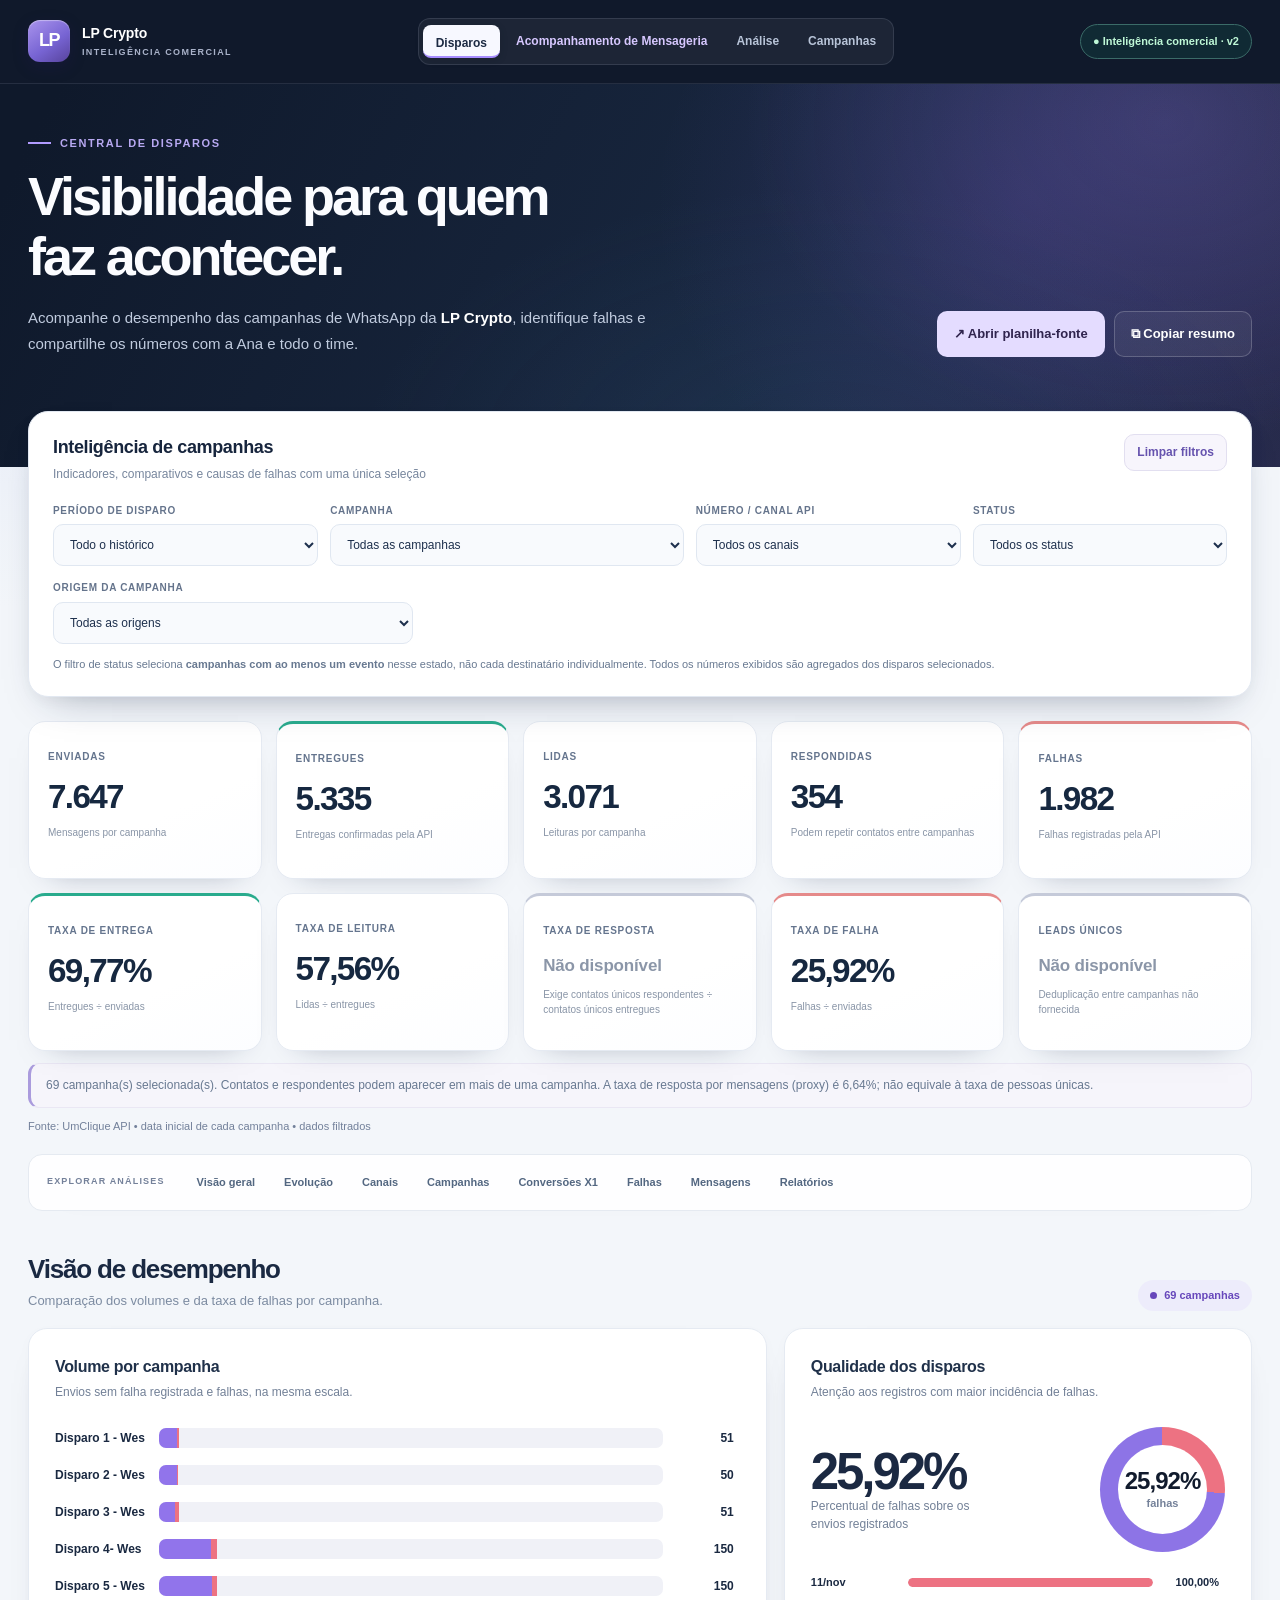
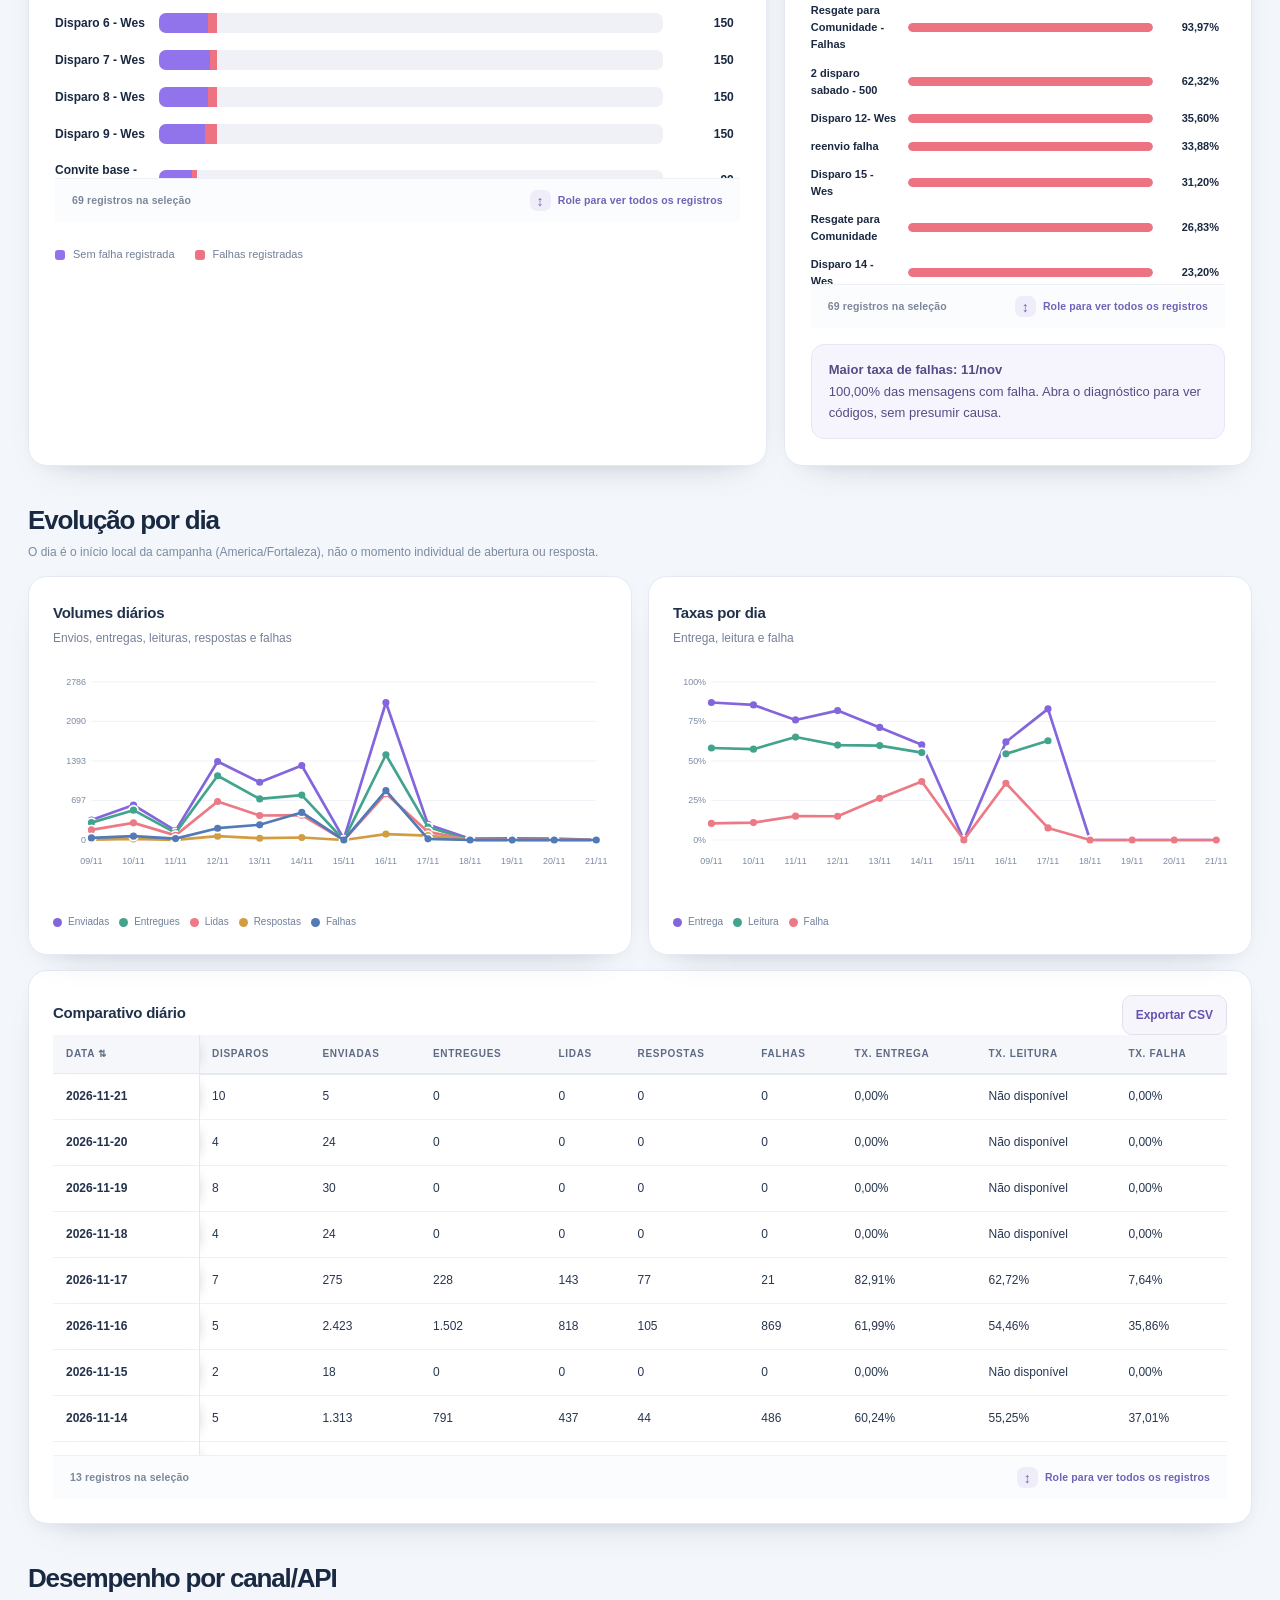
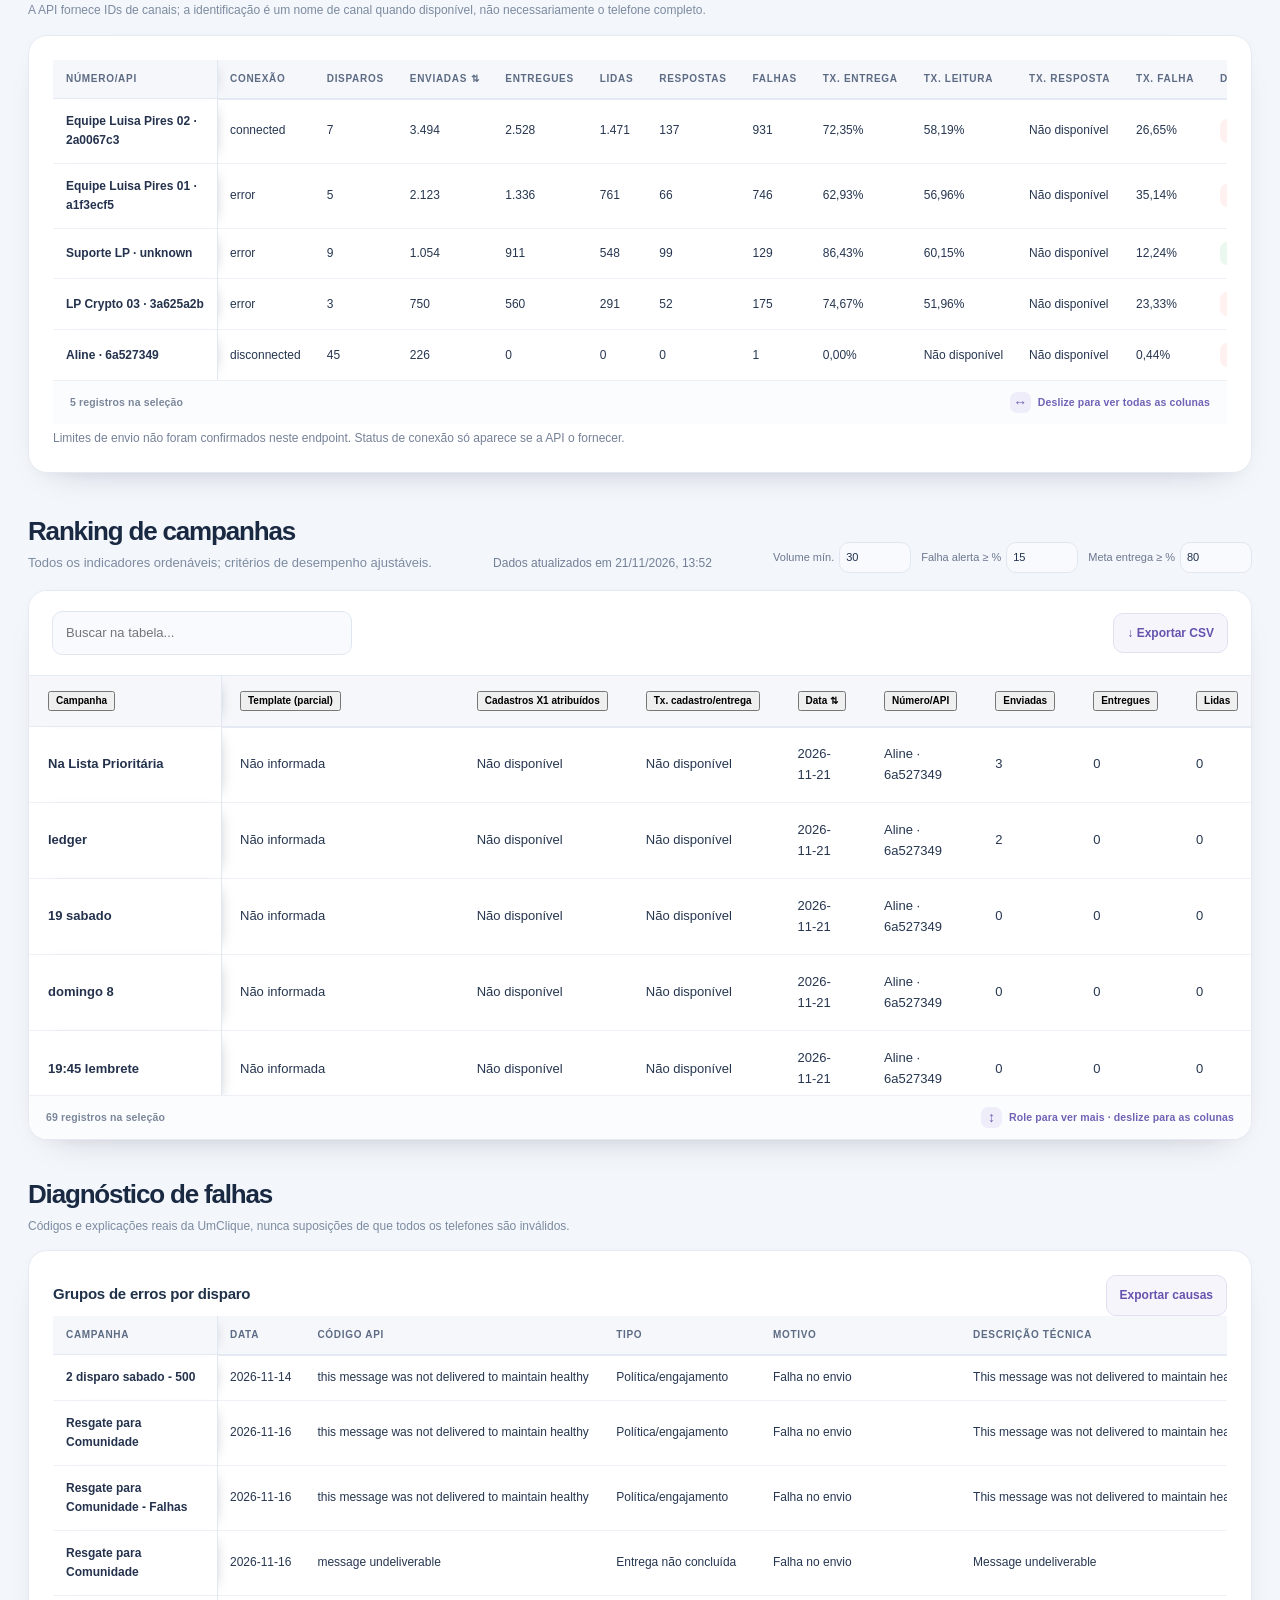
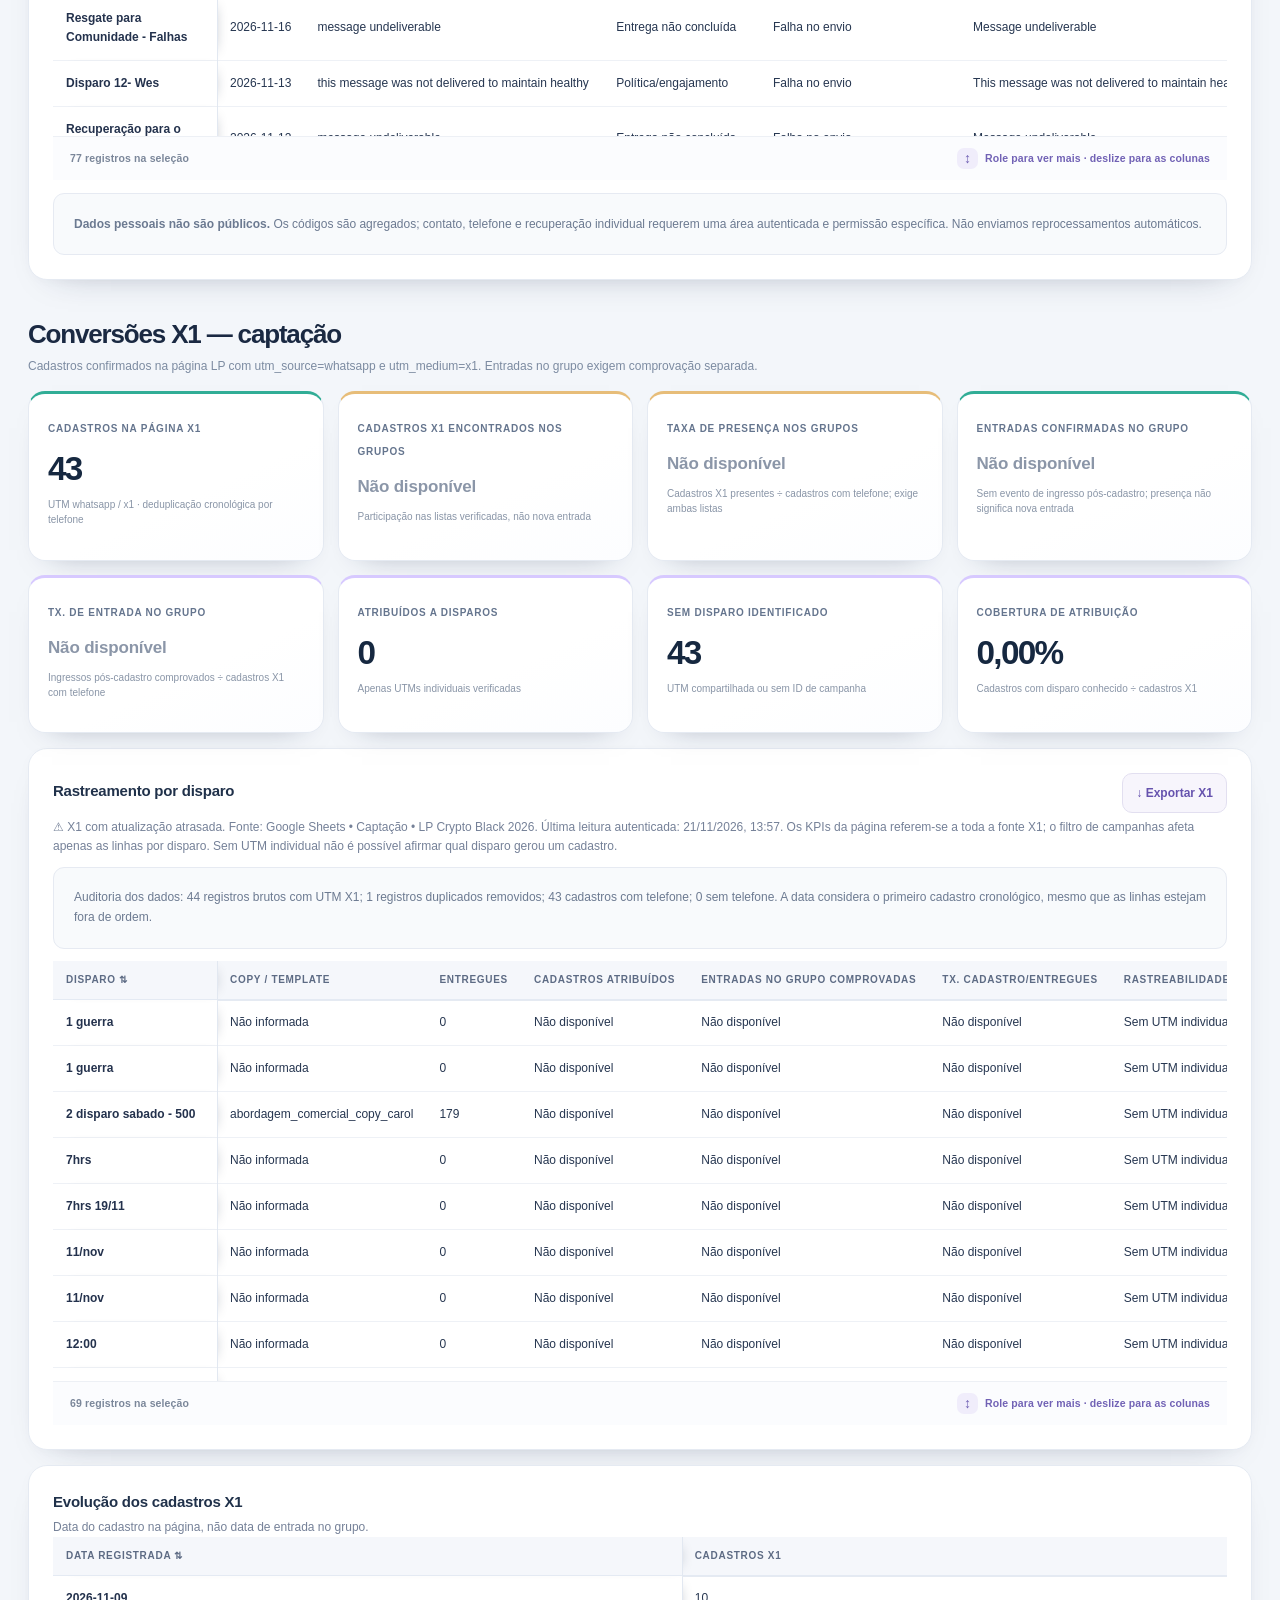
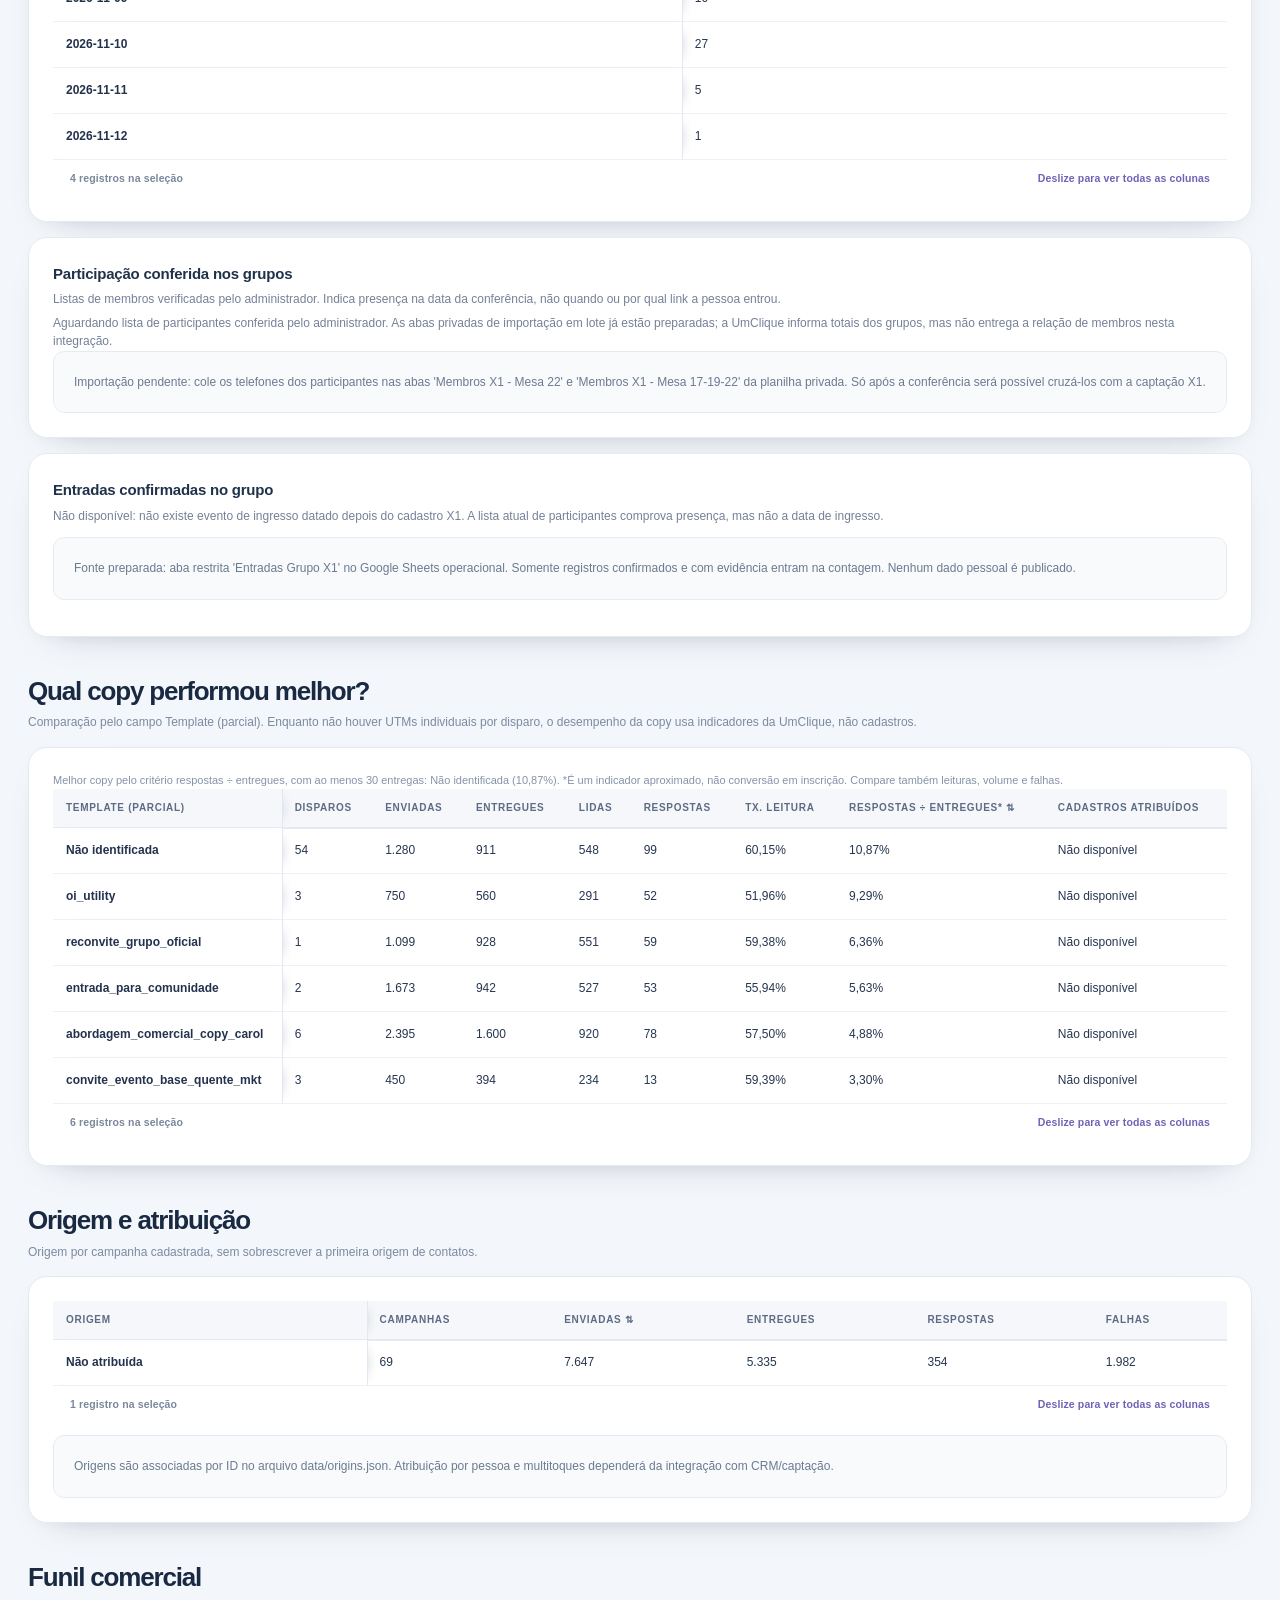
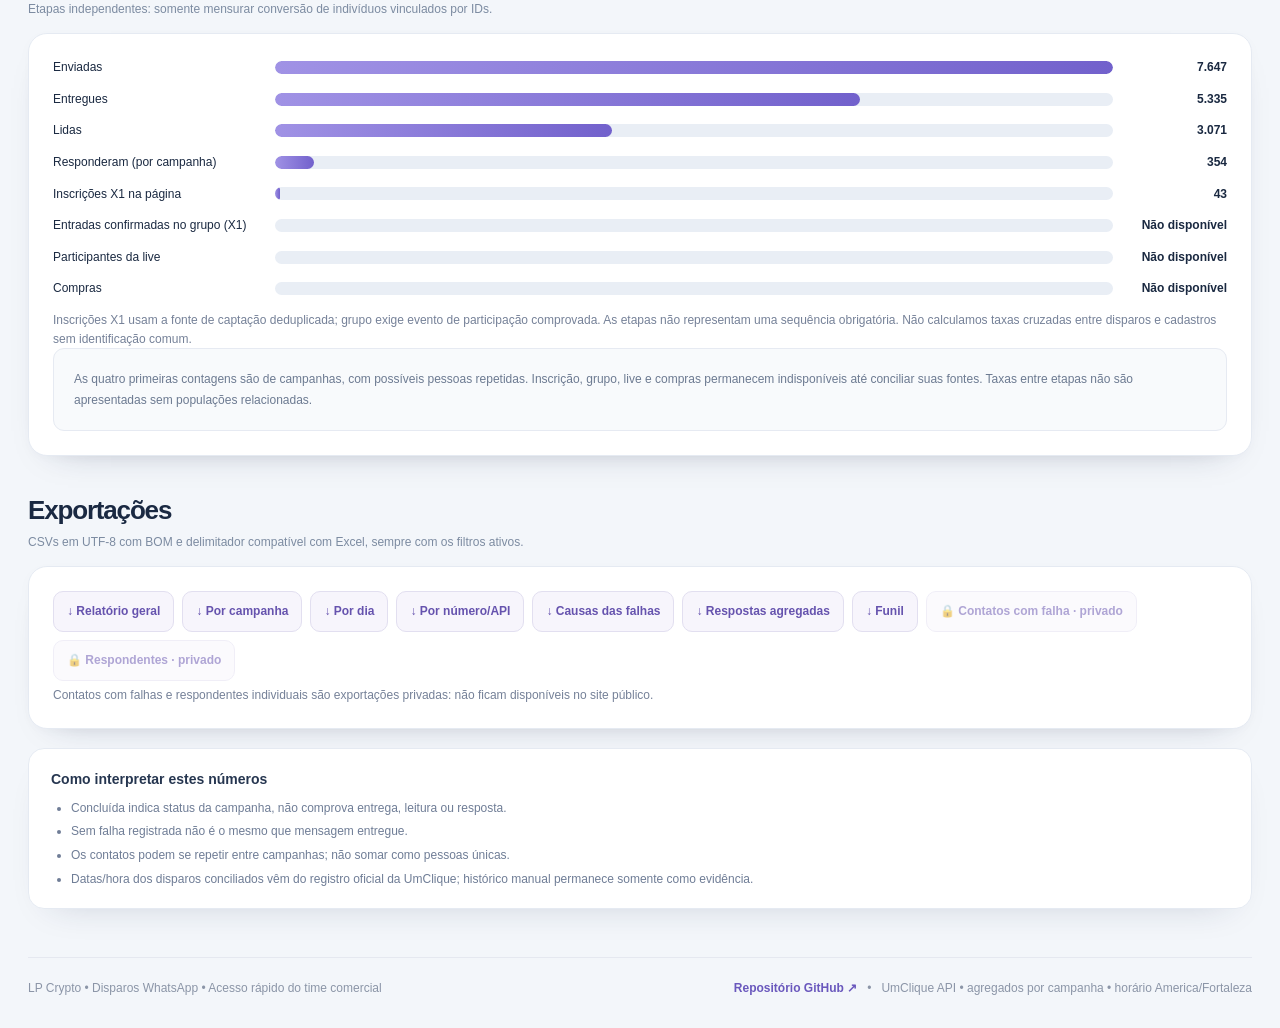
<file: index.html>
<!doctype html>
<html lang="pt-BR">
<head>
  <meta charset="utf-8">
  <meta name="viewport" content="width=device-width, initial-scale=1">
  <meta name="theme-color" content="#101a31">
  <meta name="description" content="Painel de disparos WhatsApp da LP Crypto — visão de envios, falhas e qualidade por campanha.">
  <title>Disparos WhatsApp | LP Crypto</title>
  <style>
    :root {
      --navy:#111b32;--navy2:#1a2846;--purple:#7455db;--purple2:#9a81ff;--paper:#f6f7fb;--white:#fff;
      --ink:#18223a;--muted:#707c94;--line:#e5e9f2;--green:#159769;--mint:#e3faef;--red:#e2596b;
      --redbg:#fff0f2;--shadow:0 20px 58px rgba(24,36,77,.065);
    }
    *{box-sizing:border-box}html{scroll-behavior:smooth}body{margin:0;background:var(--paper);font:15px/1.55 Inter,ui-sans-serif,-apple-system,BlinkMacSystemFont,"Segoe UI",sans-serif;color:var(--ink)}
    button,input,select{font:inherit}a{color:inherit;text-decoration:none}button{cursor:pointer}
    .topbar{background:var(--navy);color:#fff;border-bottom:1px solid rgba(255,255,255,.12)}
    .top-inner{max-width:1220px;margin:auto;padding:18px 28px;display:flex;align-items:center;justify-content:space-between;gap:20px}
    .brand{display:flex;align-items:center;gap:12px}.brandmark{display:grid;place-items:center;background:linear-gradient(135deg,#a888fa,#6746d2);color:#fff;font-weight:850;letter-spacing:-.08em;width:42px;height:42px;border-radius:13px;font-size:18px}
    .brandtitle{font-size:14px;font-weight:800;line-height:1.3}.brandsub{display:block;letter-spacing:.15em;color:#a9b2c9;text-transform:uppercase;font-size:9px;font-weight:800;margin-top:4px}
    .topnav{display:flex;gap:24px;align-items:center}.topnav a{color:#c5cbdd;font-size:13px;font-weight:650}.topnav a:hover{color:#fff}
    .taglight{font-weight:750;font-size:11px;color:#bff8d7;padding:8px 12px;border:1px solid #3b6b68;border-radius:999px;background:rgba(29,163,119,.13)}
    .container{max-width:1220px;padding:0 28px;margin:auto}
    .hero{background:var(--navy);color:#fff;position:relative;overflow:hidden;padding:53px 0 92px}
    .hero:before{content:"";position:absolute;top:-220px;right:-120px;width:760px;height:680px;background:radial-gradient(ellipse,rgba(127,90,227,.28),transparent 68%);pointer-events:none}
    .hero-inner{position:relative;display:flex;align-items:end;justify-content:space-between;gap:30px}.eyebrow{display:flex;align-items:center;gap:9px;color:#b9a9ff;letter-spacing:.18em;font-size:11px;font-weight:800;text-transform:uppercase;margin-bottom:14px}
    .eyebrow:before{content:"";width:23px;height:2px;background:#b19bff}h1{margin:0;max-width:720px;font-size:clamp(33px,4.5vw,54px);line-height:1.13;letter-spacing:-.055em;font-weight:850}
    .hero p{color:#b9c2d7;max-width:660px;margin:18px 0 0;font-size:15px}.hero b{color:#fff}
    .hero-actions{display:flex;flex-wrap:wrap;gap:9px;justify-content:flex-end}.primary,.ghost{display:inline-flex;align-items:center;justify-content:center;gap:9px;border-radius:12px;padding:12px 16px;font-weight:750;font-size:13px;border:1px solid transparent;white-space:nowrap}
    .primary{background:#a788ff;color:#160f32}.primary:hover{background:#baa5fc}.ghost{background:rgba(255,255,255,.06);border-color:rgba(255,255,255,.2);color:#fff}.ghost:hover{background:rgba(255,255,255,.13)}
    .overview{margin-top:-50px;position:relative;z-index:2}.kpis{display:grid;grid-template-columns:repeat(4,minmax(0,1fr));gap:15px}
    .kpi{border:1px solid var(--line);background:var(--white);border-radius:19px;padding:23px;box-shadow:var(--shadow);min-height:158px}
    .kpi-top{display:flex;align-items:center;justify-content:space-between;gap:10px}.kpi-label{font-size:11px;letter-spacing:.08em;font-weight:820;text-transform:uppercase;color:#67738a}
    .kpi-symbol{width:32px;height:32px;border-radius:10px;background:#f3efff;color:#785cda;display:grid;place-items:center;font-size:17px;font-weight:800}
    .kpi h2{font-size:clamp(31px,3vw,42px);font-weight:850;letter-spacing:-.05em;line-height:1;margin:16px 0 9px}.kpi p{margin:0;font-size:12px;color:#79859c}.kpi .warn{color:var(--red)}
.delivery-kpis{display:grid;grid-template-columns:repeat(4,minmax(0,1fr));gap:13px;margin-top:18px}
.delivery-card{padding:17px 20px;background:var(--white);border:1px solid var(--line);border-radius:15px;box-shadow:var(--shadow)}
.delivery-card .delivery-label{font-size:11px;font-weight:770;text-transform:uppercase;letter-spacing:.07em;color:#68758d}
.delivery-card strong{font-size:27px;display:block;margin:8px 0 2px;letter-spacing:-.05em;color:var(--ink)}
.delivery-card small{font-size:11px;color:var(--muted)}
    .section-head{display:flex;align-items:end;justify-content:space-between;gap:18px;margin:43px 0 17px}
    .section-head h2{font-size:23px;letter-spacing:-.045em;line-height:1.2;margin:0}.section-head p{color:var(--muted);font-size:13px;margin:6px 0 0}
    .muted{color:var(--muted)}.small{font-size:12px}.pill{display:inline-flex;align-items:center;gap:7px;background:#edecfb;color:#6747bb;border-radius:30px;padding:7px 12px;font-size:11px;font-weight:750;white-space:nowrap}
    .pill .dot,.status .dot{width:7px;height:7px;background:currentColor;border-radius:50%}
    .columns{display:grid;grid-template-columns:1.42fr .9fr;gap:17px}.panel{background:#fff;border:1px solid var(--line);border-radius:19px;box-shadow:var(--shadow);padding:26px;min-width:0}
    .panel h3{margin:0;font-size:16px;letter-spacing:-.02em}.panel-sub{font-size:12px;color:var(--muted);margin-top:3px}
    .bar-list{display:flex;flex-direction:column;gap:17px;margin-top:27px}
    .bar-row{display:grid;grid-template-columns:91px minmax(0,1fr) 58px;align-items:center;gap:13px}
    .bar-name{font-size:12px;font-weight:750}.bar-track{height:20px;background:#f0f1f7;border-radius:7px;overflow:hidden;display:flex}
    .bar-good{background:#9174eb;height:100%}.bar-bad{background:#ed7282;height:100%}
    .bar-value{text-align:right;font-size:12px;font-weight:800;font-variant-numeric:tabular-nums}
    .legend{display:flex;gap:20px;margin-top:24px;flex-wrap:wrap;color:#727f95;font-size:11px}.legend span{display:inline-flex;align-items:center;gap:8px}.legend i{display:block;width:10px;height:10px;border-radius:3px}
    .rate-top{display:flex;justify-content:space-between;gap:16px;align-items:center;margin:26px 0 22px}
    .rate-num{font-size:51px;font-weight:850;letter-spacing:-.06em;line-height:1;color:var(--navy)}.rate-caption{font-size:12px;color:var(--muted);max-width:180px}
    .ring{width:125px;height:125px;border-radius:50%;background:conic-gradient(#ed7282 0% 11.04%,#8d74e6 11.04% 100%);display:grid;place-items:center;flex-shrink:0}
    .ring-hole{display:flex;align-items:center;flex-direction:column;justify-content:center;background:#fff;border-radius:50%;width:89px;height:89px;font-size:11px;color:#748199;font-weight:700}
    .ring-hole strong{font-size:24px;color:var(--navy);letter-spacing:-.04em;line-height:1.1}
    .insight{padding:15px 17px;border-radius:13px;background:#f5f2ff;color:#4c3d88;font-size:13px;border:1px solid #ebe4ff;margin-top:16px}
    .insight strong{display:block;margin-bottom:2px}.insight p{margin:0}
    .panel-title{display:flex;align-items:center;justify-content:space-between;gap:12px}
    .ratebars{margin-top:21px}.ratebar{display:grid;grid-template-columns:86px minmax(0,1fr) 55px;align-items:center;gap:11px;margin-bottom:11px;font-size:11px}
    .ratebar span:first-child{font-weight:700}.ratebar .mini{height:9px;background:#f1f2f7;border-radius:999px;overflow:hidden}.ratebar .mini div{height:100%;border-radius:999px;background:#ed7282}.ratebar strong{text-align:right;font-variant-numeric:tabular-nums}
    .table-card{background:#fff;border:1px solid var(--line);border-radius:18px;overflow:hidden;box-shadow:var(--shadow)}
    .table-tools{display:flex;gap:10px;align-items:center;justify-content:space-between;padding:20px 22px;flex-wrap:wrap}
    .search{border:1px solid var(--line);border-radius:11px;padding:11px 13px;font-size:13px;background:#f9fafc;width:min(100%,300px);outline:none}.search:focus{border-color:#8f77e9;background:#fff}
    select{border:1px solid var(--line);border-radius:11px;padding:11px 34px 11px 13px;color:var(--ink);background:#fff;font-size:12px}
    .btn-small{border-radius:11px;background:#f0ecfc;border:1px solid #e8e1fb;color:#6848c8;padding:10px 13px;font-size:12px;font-weight:760}
    .btn-small:hover{background:#e4dbfa}.table-wrap{overflow-x:auto}table{width:100%;border-collapse:collapse;min-width:1190px}th{text-align:left;background:#fafbfe;border-top:1px solid var(--line);border-bottom:1px solid var(--line);font-size:10px;letter-spacing:.08em;text-transform:uppercase;color:#8993a7;font-weight:800;padding:15px 21px;white-space:nowrap}
    td{padding:17px 21px;border-bottom:1px solid #f0f2f7;font-size:13px;vertical-align:middle}tbody tr:last-child td{border-bottom:0}tbody tr:hover{background:#fcfbff}td strong{font-weight:790}
    .status{display:inline-flex;align-items:center;gap:6px;border-radius:99px;background:var(--mint);color:#21815d;padding:6px 10px;font-size:11px;font-weight:800}.table-bad{color:var(--red);font-weight:800}
    .progress{display:flex;align-items:center;gap:9px;min-width:100px}.progress-track{background:#f1eaf2;border-radius:99px;overflow:hidden;height:7px;flex:1}.progress-bar{height:100%;background:#ec7d8d}
    .note-box{padding:20px 22px;background:#fff;border:1px solid var(--line);border-radius:16px;margin-top:19px}
    .note-box h3{margin:0 0 8px;font-size:14px}.note-box ul{margin:0;padding-left:20px;color:#6f7d96;font-size:12px}.note-box li+li{margin-top:5px}
    footer{margin:48px auto 30px;padding-top:21px;border-top:1px solid #e5e8f0;display:flex;justify-content:space-between;gap:16px;color:#7e89a0;font-size:12px}
    .footer-link{color:#7256d2;font-weight:760}.sr-only{position:absolute;width:1px;height:1px;padding:0;margin:-1px;overflow:hidden;clip:rect(0,0,0,0);white-space:nowrap;border:0}
    .loading{padding:32px;text-align:center;color:#7a879c;font-size:14px}
    .error{padding:18px;background:#fff1f1;color:#a2303c;border-radius:12px;border:1px solid #f0c7cd}
    @media(max-width:980px){.delivery-kpis{grid-template-columns:repeat(2,minmax(0,1fr))}.hero-inner{align-items:start;flex-direction:column}.hero-actions{justify-content:start}.columns{grid-template-columns:1fr}.kpis{grid-template-columns:repeat(2,minmax(0,1fr))}.topnav{display:none}}
    @media(max-width:590px){.delivery-card{padding:14px}.delivery-card strong{font-size:24px}.delivery-kpis{gap:9px}.container{padding:0 17px}.top-inner{padding:14px 17px}.hero{padding:40px 0 87px}.hero p{font-size:13px}.kpis{gap:10px}.kpi{padding:17px;min-height:139px}.kpi h2{font-size:34px}.kpi-label{font-size:10px}.panel{padding:18px}.section-head{align-items:start;flex-direction:column}.rate-top{align-items:start}.ring{width:100px;height:100px}.ring-hole{height:72px;width:72px}.ring-hole strong{font-size:19px}.rate-num{font-size:42px}.bar-row{grid-template-columns:77px minmax(0,1fr) 44px;gap:8px}.bar-name{font-size:11px}.table-tools{align-items:stretch}.search{width:100%}footer{flex-direction:column}.hero-actions .primary,.hero-actions .ghost{width:100%}}
    @media print{body{background:#fff}.topbar,.hero-actions,.table-tools,footer{display:none}.hero{padding:20px 0 70px}.kpi,.panel,.table-card{box-shadow:none}.columns{grid-template-columns:1fr 1fr}section{break-inside:avoid}}
  
    .topnav a[aria-current="page"]{color:#fff;border-bottom:2px solid #a78dff;padding-bottom:4px}
    .topnav .nav-tab-mensageria{color:#d7c8ff;font-weight:800}
    @media(max-width:980px){
      .top-inner{flex-wrap:wrap;gap:12px}
      .topnav{display:flex;gap:8px;order:3;width:100%;justify-content:center}
      .topnav a{padding:8px 12px;border:1px solid rgba(255,255,255,.18);border-radius:9px;font-size:11px}
      .topnav a[href^="#"]{display:none}
      .taglight{display:none}
    }
    @media(max-width:590px){.topnav{justify-content:space-between}.topnav a{font-size:11px;padding:8px 9px}}
</style>
<link rel="stylesheet" href="./assets/dashboard-v2.css">
  <link rel="stylesheet" href="./assets/scroll-areas.css?v=20261116-all">
  <link rel="stylesheet" href="./assets/premium-ui.css?v=20261116">
</head>
<body>
  <header class="topbar">
    <div class="top-inner">
      <div class="brand" aria-label="LP Crypto"><div class="brandmark">LP</div><div class="brandtitle">LP Crypto <span class="brandsub">Inteligência comercial</span></div></div>
      <nav class="topnav" aria-label="Navegação principal"><a href="./index.html" aria-current="page">Disparos</a><a href="./mensageria.html" class="nav-tab-mensageria">Acompanhamento de Mensageria</a><a href="#analise">Análise</a><a href="#campanhas">Campanhas</a></nav>
      <span class="taglight">● Inteligência comercial · v2</span>
    </div>
  </header>

  <section class="hero" id="visao-geral">
    <div class="container hero-inner">
      <div><div class="eyebrow">Central de disparos</div>
        <h1>Visibilidade para quem<br>faz acontecer.</h1>
        <p>Acompanhe o desempenho das campanhas de WhatsApp da <b>LP Crypto</b>, identifique falhas e compartilhe os números com a Ana e todo o time.</p>
      </div>
      <div class="hero-actions">
        <a id="sheetLink" class="primary" href="https://docs.google.com/spreadsheets/d/1CPgLkw8jXIT_L9dATUU4gqsjl1vN3V0ANa7zfYQzs3k/edit" target="_blank" rel="noopener noreferrer">↗ Abrir planilha-fonte</a>
        <button id="copyButton" class="ghost" type="button">⧉ Copiar resumo</button>
      </div>
    </div>
  </section>

  <main class="container">
    <nav class="dashboard-jump" aria-label="Navegação rápida do dashboard">
      <span class="dashboard-jump-label">EXPLORAR ANÁLISES</span>
      <div class="dashboard-jump-links">
        <a href="#analise">Visão geral</a>
        <a href="#diario">Evolução</a>
        <a href="#canais">Canais</a>
        <a href="#campanhas">Campanhas</a>
        <a href="#x1">Conversões X1</a>
        <a href="#falhas">Falhas</a>
        <a href="#copies">Mensagens</a>
        <a href="#exportacoes">Relatórios</a>
      </div>
    </nav>
    <div class="overview">
      <div class="kpis" aria-label="Indicadores principais">
        <article class="kpi"><div class="kpi-top"><span class="kpi-label">Envios registrados</span><span class="kpi-symbol">↗</span></div><h2 id="kpiSent">—</h2><p>Soma dos volumes das campanhas</p></article>
        <article class="kpi"><div class="kpi-top"><span class="kpi-label">Falhas registradas</span><span class="kpi-symbol">!</span></div><h2 class="warn" id="kpiFail">—</h2><p id="kpiFailRate">Taxa de falha em apuração</p></article>
        <article class="kpi"><div class="kpi-top"><span class="kpi-label">Sem falha registrada</span><span class="kpi-symbol">✓</span></div><h2 id="kpiNoFail">—</h2><p>Não equivale a mensagem entregue</p></article>
        <article class="kpi"><div class="kpi-top"><span class="kpi-label">Campanhas concluídas</span><span class="kpi-symbol">◉</span></div><h2 id="kpiCampaigns">—</h2><p>Comparativo dos disparos cadastrados</p></article>
      </div>
    </div>

<section class="delivery-kpis" aria-label="Métricas oficiais de entrega e conversão">
<div class="delivery-card"><span class="delivery-label">Entregues (API)</span><strong id="kpiDelivered">—</strong><small id="kpiDeliveredCoverage">Aguardando métricas</small></div>
<div class="delivery-card"><span class="delivery-label">Lidas (API)</span><strong id="kpiRead">—</strong><small id="kpiReadCoverage">Aguardando métricas</small></div>
<div class="delivery-card"><span class="delivery-label">Respostas (API)</span><strong id="kpiReplied">—</strong><small id="kpiRepliedCoverage">Aguardando métricas</small></div>
<div class="delivery-card"><span class="delivery-label">Conversões (API)</span><strong id="kpiConversions">—</strong><small id="kpiConversionsCoverage">Aguardando métricas</small></div>
</section>
    <div class="section-head" id="analise">
      <div><h2>Visão de desempenho</h2><p>Comparação dos volumes e da taxa de falhas por campanha.</p></div>
      <span class="pill"><span class="dot"></span><span id="periodBadge">Período carregando</span></span>
    </div>
    <div class="columns">
      <section class="panel" aria-label="Volume por campanha">
        <h3>Volume por campanha</h3>
        <div class="panel-sub">Envios sem falha registrada e falhas, na mesma escala.</div>
        <div class="bar-list" id="volumeBars"><div class="loading">Carregando dados…</div></div>
        <div class="legend"><span><i style="background:#9174eb"></i> Sem falha registrada</span><span><i style="background:#ed7282"></i> Falhas registradas</span></div>
      </section>
      <section class="panel" aria-label="Qualidade dos disparos">
        <h3>Qualidade dos disparos</h3>
        <div class="panel-sub">Atenção aos registros com maior incidência de falhas.</div>
        <div class="rate-top">
          <div><div class="rate-num" id="rateNumber">—</div><div class="rate-caption">Percentual de falhas sobre os envios registrados</div></div>
          <div class="ring" id="ring"><div class="ring-hole"><strong id="ringPercent">—</strong><span>falhas</span></div></div>
        </div>
        <div class="ratebars" id="rateBars"></div>
        <div class="insight"><strong id="insightTitle">Análise em carregamento</strong><p id="insightText">Verificando desempenho das campanhas.</p></div>
      </section>
    </div>

    <div class="section-head" id="campanhas">
      <div><h2>Histórico de campanhas</h2><p>Detalhamento e conferência dos disparos registrados.</p></div>
      <span class="small muted" id="updateLabel">Atualização: —</span>
    </div>
    <section class="table-card" aria-label="Histórico de disparos">
      <div class="table-tools">
        <label for="search" class="sr-only">Buscar campanhas</label>
        <input id="search" class="search" type="search" placeholder="Buscar campanha..." autocomplete="off">
        <div style="display:flex;gap:10px;flex-wrap:wrap">
          <label for="sort" class="sr-only">Ordenar campanhas</label>
          <select id="sort" aria-label="Ordenação">
            <option value="order">Ordem dos disparos</option><option value="rate">Maior taxa de falha</option><option value="fail">Mais falhas</option><option value="sent">Mais envios</option>
          </select>
          <button class="btn-small" id="exportCsv" type="button">↓ Exportar CSV</button>
        </div>
      </div>
      <div class="table-wrap">
        <table>
          <thead><tr><th>Campanha</th><th>Status</th><th>Contatos</th><th>Enviados</th><th>Falhas</th><th>Sem falha</th><th>Entregues</th><th>Lidas</th><th>Respostas</th><th>Taxa de falha</th><th>Horário no print</th></tr></thead>
          <tbody id="campaignRows"><tr><td colspan="11" class="loading">Carregando campanhas…</td></tr></tbody>
        </table>
      </div>
    </section>

    <aside class="note-box" aria-label="Notas de interpretação">
      <h3>Como interpretar estes números</h3>
      <ul id="caveats">
        <li>“Campanha concluída” não significa necessariamente mensagem entregue.</li>
        <li>“Sem falha registrada” não significa necessariamente entregue ou lida.</li>
        <li>O total de contatos é somatório de campanhas e pode incluir repetição de pessoas.</li>
      </ul>
    </aside>
    <footer>
      <span>LP Crypto • Disparos WhatsApp • Acesso rápido do time comercial</span>
      <span><a class="footer-link" href="https://github.com/yWez/DisparoWpp" target="_blank" rel="noopener noreferrer">Repositório GitHub ↗</a> &nbsp; • &nbsp; <span id="footerSource">Dados agregados; atualização manual</span></span>
    </footer>
  </main>

  <script src="./assets/model.js"></script>
  <script src="./assets/dashboard-v2.js"></script>
  <script src="./assets/scroll-areas.js"></script>
</body>
</html>
</file>
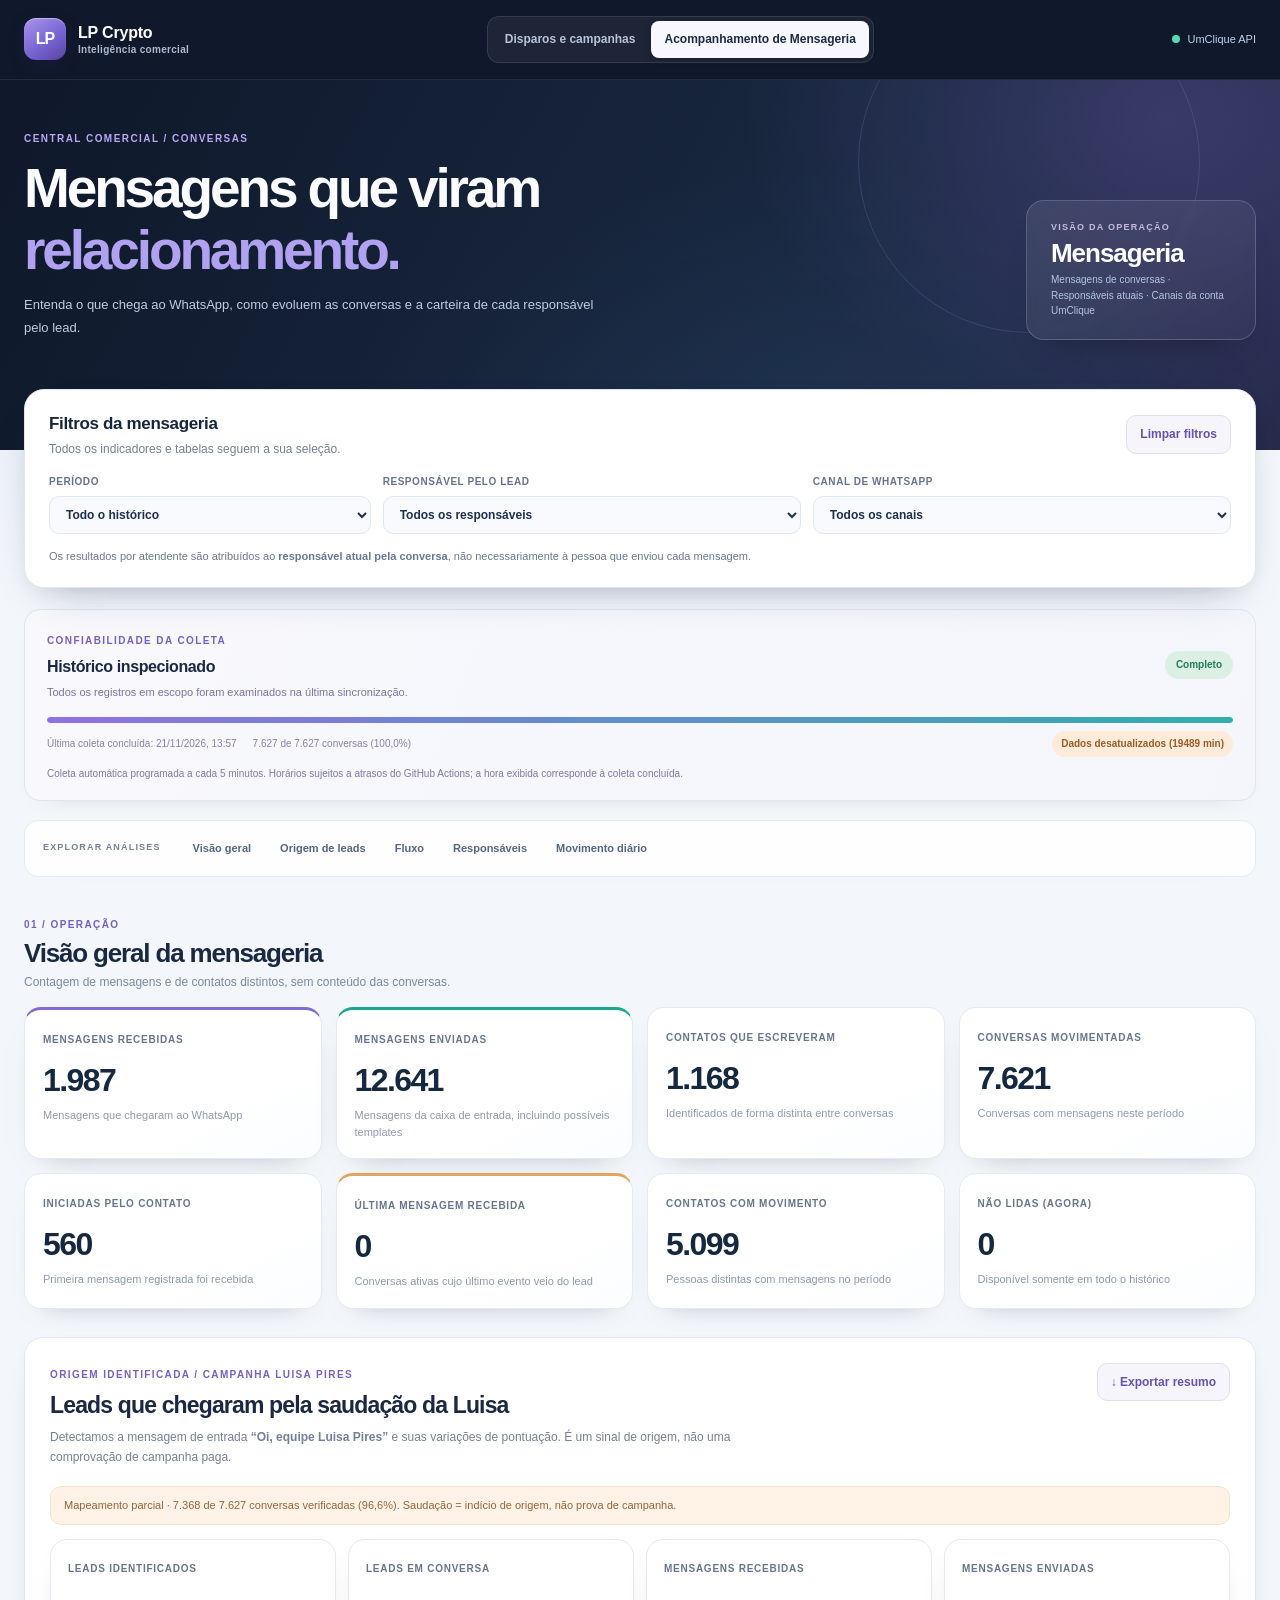
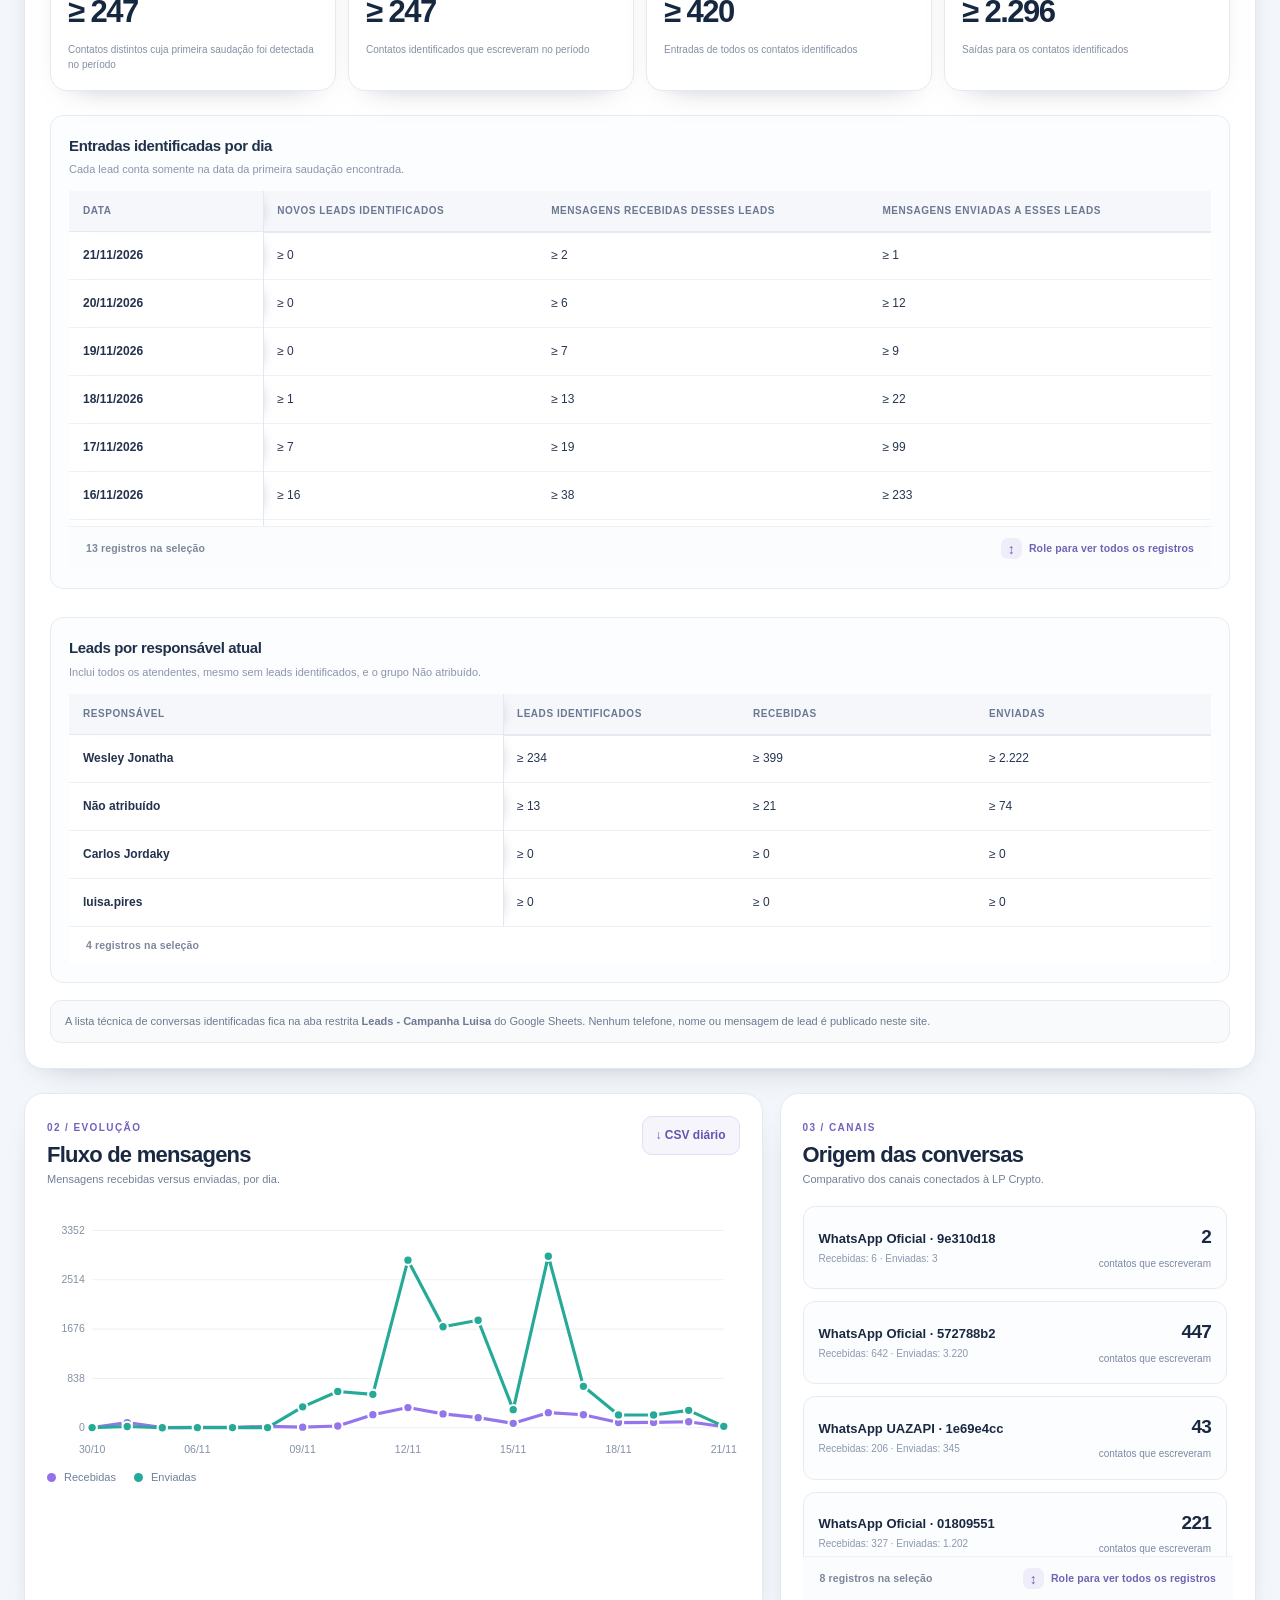
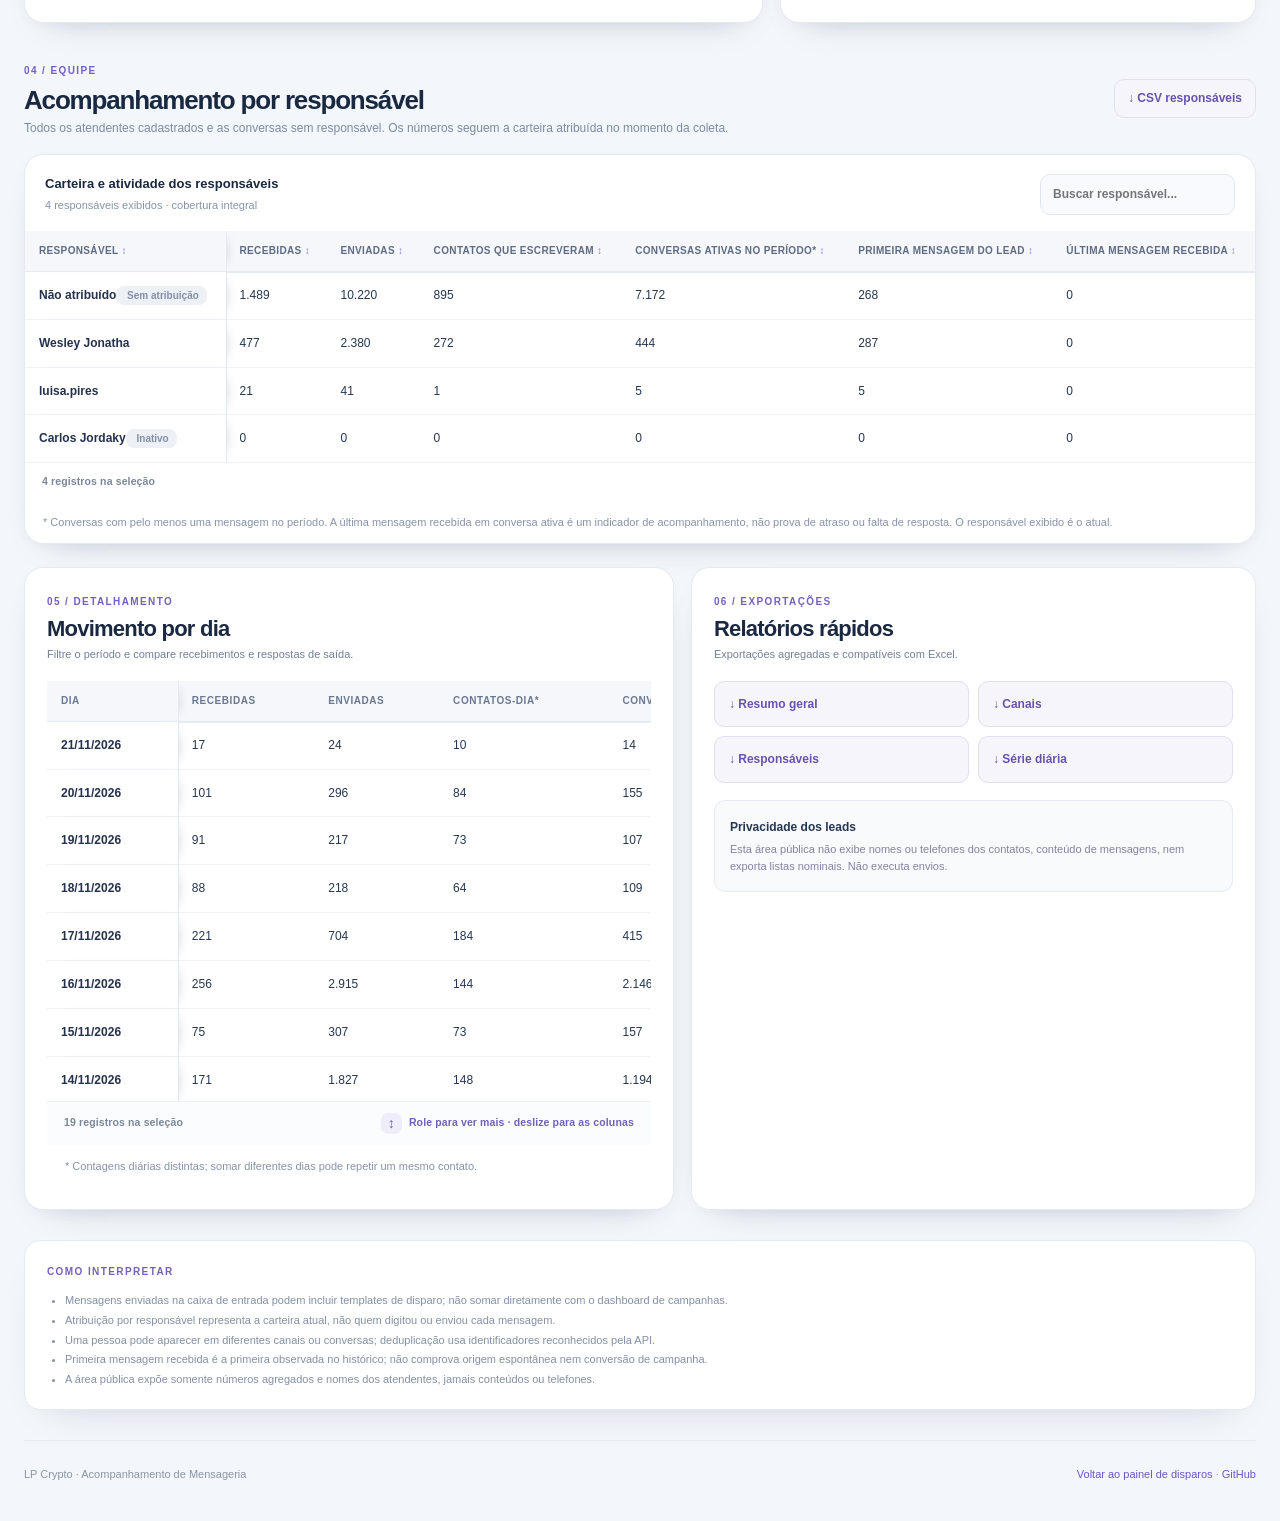
<file: mensageria.html>
<!doctype html>
<html lang="pt-BR">
<head>
  <meta charset="utf-8">
  <meta name="viewport" content="width=device-width,initial-scale=1">
  <meta name="theme-color" content="#101a31">
  <meta name="description" content="Acompanhamento de mensagens recebidas, enviadas e carteiras dos responsáveis comerciais da LP Crypto.">
  <title>Acompanhamento de Mensageria | LP Crypto</title>
  <link rel="stylesheet" href="./assets/mensageria.css">
  <link rel="stylesheet" href="./assets/scroll-areas.css?v=20261116-all">
  <link rel="stylesheet" href="./assets/premium-ui.css?v=20261116">
</head>
<body>
 <header class="topbar">
  <div class="top-inner">
   <a href="./index.html" class="brand" aria-label="LP Crypto: abrir painel de disparos"><span class="brandmark">LP</span><span class="brandtitle">LP Crypto <small>Inteligência comercial</small></span></a>
   <nav class="topnav" aria-label="Áreas do dashboard">
    <a href="./index.html">Disparos e campanhas</a>
    <a href="./mensageria.html" aria-current="page">Acompanhamento de Mensageria</a>
   </nav>
   <span class="live-pill"><span class="dot"></span> UmClique API</span>
  </div>
 </header>
 <section class="hero">
  <div class="container hero-inner">
   <div>
    <div class="eyebrow">CENTRAL COMERCIAL / CONVERSAS</div>
    <h1>Mensagens que viram<br><em>relacionamento.</em></h1>
    <p>Entenda o que chega ao WhatsApp, como evoluem as conversas e a carteira de cada responsável pelo lead.</p>
   </div>
   <div class="hero-copy">
    <span>VISÃO DA OPERAÇÃO</span><strong>Mensageria</strong>
    <small>Mensagens de conversas · Responsáveis atuais · Canais da conta UmClique</small>
   </div>
  </div>
 </section>
 <main class="container">
  <section class="filter-panel" aria-label="Filtros de mensageria">
   <div class="section-inline">
    <div><strong>Filtros da mensageria</strong><p>Todos os indicadores e tabelas seguem a sua seleção.</p></div>
    <button id="resetFilters" class="reset" type="button">Limpar filtros</button>
   </div>
   <div class="filters">
    <label>Período<select id="period"><option value="all">Todo o histórico</option><option value="today">Hoje</option><option value="yesterday">Ontem</option><option value="7d">Últimos 7 dias</option><option value="30d">Últimos 30 dias</option><option value="custom">Personalizado</option></select></label>
    <label>Responsável pelo lead<select id="owner"><option value="all">Todos os responsáveis</option></select></label>
    <label>Canal de WhatsApp<select id="channel"><option value="all">Todos os canais</option></select></label>
   </div>
   <div class="custom-period" id="customDates" hidden>
    <label>Data inicial<input type="date" id="startDate"></label>
    <label>Data final<input type="date" id="endDate"></label>
   </div>
   <p class="filter-note">Os resultados por atendente são atribuídos ao <strong>responsável atual pela conversa</strong>, não necessariamente à pessoa que enviou cada mensagem.</p>
  </section>
  <section id="coveragePanel" class="coverage-panel" aria-live="polite">
   <div class="coverage-main"><div><span class="coverage-label">CONFIABILIDADE DA COLETA</span><strong id="coverageTitle">Verificando dados da UmClique…</strong><p id="coverageText">Nenhuma métrica será inventada enquanto a integração não responder.</p></div><span class="coverage-tag" id="coverageTag">Carregando</span></div>
   <div class="track"><div id="coverageFill" class="progress" style="width:0%"></div></div>
   <div class="coverage-bottom"><span id="lastUpdated">Última sincronização: —</span><span id="coverageCount">—</span><span id="freshnessState" class="freshness" role="status">Aguardando atualização</span></div><p class="sync-cadence">Coleta automática programada a cada 5 minutos. Horários sujeitos a atrasos do GitHub Actions; a hora exibida corresponde à coleta concluída.</p>
  </section>
  <nav class="dashboard-jump" aria-label="Navegação rápida da mensageria">
    <span class="dashboard-jump-label">EXPLORAR ANÁLISES</span>
    <div class="dashboard-jump-links">
      <a href="#mensageriaResumo">Visão geral</a>
      <a href="#luisaCampaignSection">Origem de leads</a>
      <a href="#mensageriaFluxo">Fluxo</a>
      <a href="#mensageriaEquipe">Responsáveis</a>
      <a href="#mensageriaDetalhe">Movimento diário</a>
    </div>
  </nav>
  <section class="section-header" id="mensageriaResumo">
    <div><span class="section-kicker">01 / OPERAÇÃO</span><h2>Visão geral da mensageria</h2><p>Contagem de mensagens e de contatos distintos, sem conteúdo das conversas.</p></div>
  </section>
  <section id="kpiGrid" class="kpi-grid" aria-label="Indicadores de mensageria"><div class="empty">Carregando indicadores…</div></section>
  <section class="campaign-panel" id="luisaCampaignSection" aria-labelledby="luisaCampaignHeading">
    <div class="campaign-panel-head">
      <div>
        <span class="section-kicker">ORIGEM IDENTIFICADA / CAMPANHA LUISA PIRES</span>
        <h2 id="luisaCampaignHeading">Leads que chegaram pela saudação da Luisa</h2>
        <p>Detectamos a mensagem de entrada <strong>“Oi, equipe Luisa Pires”</strong> e suas variações de pontuação. É um sinal de origem, não uma comprovação de campanha paga.</p>
      </div>
      <button class="btn" id="luisaCsv" type="button">↓ Exportar resumo</button>
    </div>
    <div class="campaign-coverage" id="luisaCoverage" role="status">Aguardando varredura das mensagens recebidas…</div>
    <div class="campaign-metrics" id="luisaKpis"><div class="empty">Aguardando identificação dos leads.</div></div>
    <div class="campaign-columns">
      <div>
        <h3>Entradas identificadas por dia</h3>
        <p class="campaign-subtitle">Cada lead conta somente na data da primeira saudação encontrada.</p>
        <div class="table-scroll"><table>
          <thead><tr><th>Data</th><th>Novos leads identificados</th><th>Mensagens recebidas desses leads</th><th>Mensagens enviadas a esses leads</th></tr></thead>
          <tbody id="luisaDayRows"><tr><td colspan="4" class="empty">Aguardando dados…</td></tr></tbody>
        </table></div>
      </div>
      <div>
        <h3>Leads por responsável atual</h3>
        <p class="campaign-subtitle">Inclui todos os atendentes, mesmo sem leads identificados, e o grupo Não atribuído.</p>
        <div class="table-scroll"><table>
          <thead><tr><th>Responsável</th><th>Leads identificados</th><th>Recebidas</th><th>Enviadas</th></tr></thead>
          <tbody id="luisaOwnerRows"><tr><td colspan="4" class="empty">Aguardando dados…</td></tr></tbody>
        </table></div>
      </div>
    </div>
    <p class="campaign-privacy">A lista técnica de conversas identificadas fica na aba restrita <strong>Leads - Campanha Luisa</strong> do Google Sheets. Nenhum telefone, nome ou mensagem de lead é publicado neste site.</p>
  </section>
  <section class="section-grid" id="mensageriaFluxo">
   <div class="panel"><div class="panel-head"><div><span class="section-kicker">02 / EVOLUÇÃO</span><h2>Fluxo de mensagens</h2><p>Mensagens recebidas versus enviadas, por dia.</p></div><button class="btn" id="dailyCsv" type="button">↓ CSV diário</button></div><div id="trendChart" class="chart" aria-label="Evolução de mensagens por dia"></div><div class="chart-legend"><span><i class="violet"></i> Recebidas</span><span><i class="teal"></i> Enviadas</span></div></div>
   <div class="panel"><div class="panel-head"><div><span class="section-kicker">03 / CANAIS</span><h2>Origem das conversas</h2><p>Comparativo dos canais conectados à LP Crypto.</p></div></div><div id="channelList" class="channel-list"></div></div>
  </section>
  <section class="section-header" id="mensageriaEquipe">
   <div><span class="section-kicker">04 / EQUIPE</span><h2>Acompanhamento por responsável</h2><p>Todos os atendentes cadastrados e as conversas sem responsável. Os números seguem a carteira atribuída no momento da coleta.</p></div>
   <div class="actions"><button class="btn" type="button" id="ownerCsv">↓ CSV responsáveis</button></div>
  </section>
  <section class="panel table-panel">
   <div class="table-overline"><div><strong>Carteira e atividade dos responsáveis</strong><span id="ownerTableNote">Aguardando dados</span></div><label class="search-label"><span class="sr-only">Buscar atendente</span><input id="ownerSearch" type="search" placeholder="Buscar responsável..." autocomplete="off"></label></div>
   <div class="table-scroll"><table><thead><tr>
    <th><button type="button" data-sort="name">Responsável <span>↕</span></button></th>
    <th><button type="button" data-sort="inbound">Recebidas <span>↕</span></button></th>
    <th><button type="button" data-sort="outbound">Enviadas <span>↕</span></button></th>
    <th><button type="button" data-sort="contactsWithInbound">Contatos que escreveram <span>↕</span></button></th>
    <th><button type="button" data-sort="conversations">Conversas ativas no período* <span>↕</span></button></th>
    <th><button type="button" data-sort="firstInboundConversations">Primeira mensagem do lead <span>↕</span></button></th>
    <th><button type="button" data-sort="lastInboundActiveConversations">Última mensagem recebida <span>↕</span></button></th>
   </tr></thead><tbody id="ownerRows"><tr><td colspan="7" class="empty">Aguardando dados…</td></tr></tbody></table></div>
   <p class="table-foot">* Conversas com pelo menos uma mensagem no período. A última mensagem recebida em conversa ativa é um indicador de acompanhamento, não prova de atraso ou falta de resposta. O responsável exibido é o atual.</p>
  </section>
  <section class="section-grid followup-grid" id="mensageriaDetalhe">
   <div class="panel">
    <div class="panel-head"><div><span class="section-kicker">05 / DETALHAMENTO</span><h2>Movimento por dia</h2><p>Filtre o período e compare recebimentos e respostas de saída.</p></div></div>
    <div class="table-scroll"><table><thead><tr><th>Dia</th><th>Recebidas</th><th>Enviadas</th><th>Contatos-dia*</th><th>Conversas-dia*</th></tr></thead><tbody id="dailyRows"></tbody></table></div>
    <p class="table-foot">* Contagens diárias distintas; somar diferentes dias pode repetir um mesmo contato.</p>
   </div>
   <div class="panel">
    <div class="panel-head"><div><span class="section-kicker">06 / EXPORTAÇÕES</span><h2>Relatórios rápidos</h2><p>Exportações agregadas e compatíveis com Excel.</p></div></div>
    <div class="export-actions">
     <button class="btn export" type="button" id="generalCsv">↓ Resumo geral</button>
     <button class="btn export" type="button" id="channelCsv">↓ Canais</button>
     <button class="btn export" type="button" id="ownerCsvSecond">↓ Responsáveis</button>
     <button class="btn export" type="button" id="dailyCsvSecond">↓ Série diária</button>
    </div>
    <div class="privacy-note"><strong>Privacidade dos leads</strong><p>Esta área pública não exibe nomes ou telefones dos contatos, conteúdo de mensagens, nem exporta listas nominais. Não executa envios.</p></div>
   </div>
  </section>
  <section class="interpretation">
    <span class="section-kicker">COMO INTERPRETAR</span>
    <ul id="caveats"><li>Os dados ainda serão carregados da UmClique.</li></ul>
  </section>
  <footer><span>LP Crypto · Acompanhamento de Mensageria</span><span><a href="./index.html">Voltar ao painel de disparos</a> · <a href="https://github.com/yWez/DisparoWpp" target="_blank" rel="noopener noreferrer">GitHub</a></span></footer>
 </main>
 <script src="./assets/model.js"></script>
 <script src="./assets/mensageria-model.js"></script>
 <script src="./assets/mensageria.js"></script>
  <script src="./assets/scroll-areas.js"></script>
</body>
</html>
</file>
<file: assets/dashboard-v2.css>
/* DisparoWpp v2 — additive visual layer on the existing LP Crypto layout. */
body.v2-active{background:#f5f7fb}
.v2-filter{position:relative;margin:-56px 0 24px;background:#fff;border-radius:20px;border:1px solid #e2e8f2;padding:22px 24px;box-shadow:0 18px 44px rgba(15,33,79,.09);z-index:3}
.v2-filterbar{display:flex;justify-content:space-between;align-items:flex-start;gap:16px;margin-bottom:19px}
.v2-filterbar h2{font-size:18px;letter-spacing:-.02em;margin:0;color:#172640}
.v2-filterbar p{font-size:12px;color:#77869d;margin:3px 0 0}
.v2-filters{display:grid;grid-template-columns:1.2fr 1.6fr 1.2fr 1.15fr;gap:12px}
.v2-field{display:flex;flex-direction:column;gap:6px;min-width:0}
.v2-field label{font-size:10px;letter-spacing:.07em;text-transform:uppercase;font-weight:800;color:#63728a}
.v2-field select,.v2-field input{width:100%;height:42px;padding:9px 12px;border:1px solid #dce3ee;border-radius:11px;background:#fbfcff;color:#21304c;font:inherit;font-size:12px;outline:none}
.v2-field select:focus,.v2-field input:focus{border-color:#947bf2;box-shadow:0 0 0 3px rgba(134,109,225,.12)}
.v2-dates{display:grid;grid-template-columns:1fr 1fr;gap:12px;margin-top:12px}
.v2-dates[hidden]{display:none}
.v2-reset{border:1px solid #e1d8ff;color:#6d50cd;background:#f7f3ff;border-radius:10px;padding:8px 12px;font-size:12px;font-weight:750}
.v2-status-note{font-size:11px;color:#718099;margin:11px 0 0;line-height:1.6}
.v2-kpis{display:grid;grid-template-columns:repeat(5,minmax(0,1fr));gap:13px}
.v2-kpi{background:#fff;border:1px solid #e5eaf2;border-radius:17px;padding:18px 17px;min-width:0;box-shadow:0 12px 28px rgba(30,45,85,.04)}
.v2-kpi .label{font-size:10px;color:#718099;text-transform:uppercase;font-weight:800;letter-spacing:.055em}
.v2-kpi .metric{display:block;color:#16243e;font-weight:850;letter-spacing:-.06em;font-size:clamp(23px,2.4vw,34px);margin:11px 0 7px;line-height:1.1;overflow-wrap:anywhere}
.v2-kpi .metric.na{font-size:17px;letter-spacing:-.01em;color:#8b96a8;line-height:1.5}
.v2-kpi small{display:block;font-size:10px;line-height:1.5;color:#8995a7;min-height:30px}
.v2-kpi.negative{border-top:3px solid #eb7b89}
.v2-kpi.positive{border-top:3px solid #61b998}
.v2-kpi.unknown{border-top:3px solid #c5cad8}
body.v2-active .overview,body.v2-active .delivery-kpis{display:none}
.v2-alert{font-size:12px;margin:12px 0 0;padding:11px 15px;color:#6e548e;background:#f7f3ff;border:1px solid #ece5ff;border-radius:11px}
.v2-section{margin-top:38px;scroll-margin-top:20px}
.v2-section-head{display:flex;justify-content:space-between;align-items:flex-end;gap:16px;margin-bottom:15px}
.v2-section h2{font-size:23px;letter-spacing:-.035em;margin:0;line-height:1.3}
.v2-section h3{font-size:15px;letter-spacing:-.015em;margin:0 0 4px}
.v2-section p{font-size:12px;color:#758198;margin:5px 0 0}
.v2-panel{background:#fff;border:1px solid #e5eaf2;border-radius:17px;padding:22px;box-shadow:0 12px 32px rgba(17,30,61,.045);min-width:0}
.v2-flex{display:flex;align-items:center;justify-content:space-between;gap:12px;flex-wrap:wrap}
.v2-grid-2{display:grid;grid-template-columns:1fr 1fr;gap:16px}
.v2-mini-controls{display:flex;align-items:center;gap:9px;flex-wrap:wrap}
.v2-mini-controls select,.v2-mini-controls input{font-size:12px;padding:8px 12px;border:1px solid #e0e5ef;border-radius:9px;background:white;color:#2c3b54}
.v2-chart{height:250px;width:100%;overflow:visible}
.v2-chart text{font-family:inherit;fill:#7b8aa3;font-size:10px}
.v2-chart .gridline{stroke:#e9edf4;stroke-width:1}
.v2-chart .axis{stroke:#cfd8e5;stroke-width:1}
.v2-chart .series{fill:none;stroke-width:2.8;stroke-linecap:round;stroke-linejoin:round}
.v2-chart .point{cursor:pointer;stroke:#fff;stroke-width:2}
.v2-chart .point:focus{outline:2px solid #886de2}
.v2-legend{display:flex;gap:10px;flex-wrap:wrap;margin-top:10px;font-size:10px;color:#738099}
.v2-legend-item{display:inline-flex;align-items:center;gap:6px}.v2-legend-dot{width:9px;height:9px;border-radius:50%}
.v2-table-scroll{width:100%;overflow-x:auto}
.v2-table-scroll table{width:100%;min-width:850px;border-collapse:collapse}
.v2-table-scroll th{padding:12px 13px;background:#f9faff;border-top:0;white-space:nowrap}
.v2-table-scroll td{font-size:11px;padding:13px;white-space:nowrap}
.v2-table-scroll button.sort{background:transparent;border:0;font-size:10px;letter-spacing:.07em;text-transform:uppercase;color:#76839a;font-weight:800;padding:0;white-space:nowrap}
.v2-table-scroll button.sort:hover{color:#634ac6}
.v2-pill{display:inline-block;border-radius:99px;font-size:10px;padding:4px 9px;font-weight:800;white-space:nowrap;background:#eaf8ef;color:#15855c}
.v2-pill.warn{background:#fff0ee;color:#bb5863}.v2-pill.neutral{background:#edf0f6;color:#6e7b94}
.v2-sample{font-size:12px;color:#707e95}
.v2-empty{padding:24px;text-align:center;color:#8291a5;font-size:12px}
.v2-blocked{padding:20px;border:1px dashed #d8def0;background:#f9faff;border-radius:13px;line-height:1.7;color:#69768e;font-size:12px}
.v2-stage{display:grid;grid-template-columns:210px minmax(0,1fr) 102px;gap:12px;align-items:center;margin-bottom:13px;font-size:12px}
.v2-stage .track{height:13px;background:#edf0f7;border-radius:99px;overflow:hidden}
.v2-stage .fill{height:100%;background:linear-gradient(90deg,#9d86f2,#6d55d7);border-radius:99px}
.v2-stage .value{text-align:right;font-weight:800;font-variant-numeric:tabular-nums}
.v2-exports{display:flex;flex-wrap:wrap;gap:8px}
.v2-action{padding:10px 13px;border-radius:10px;border:1px solid #e3def3;background:#f8f6ff;color:#6651b7;font-weight:750;font-size:12px}
.v2-action:hover{background:#ece8ff}.v2-action:disabled{cursor:not-allowed;opacity:.52}
.v2-error{color:#ad3d4d;background:#fff2f2;border:1px solid #ffd8dd;border-radius:12px;padding:13px;font-size:12px;margin:10px 0}
.v2-status{display:flex;justify-content:space-between;align-items:center;gap:8px;flex-wrap:wrap;font-size:11px;color:#72809a;margin-top:10px}
.v2-muted{color:#8593a9;font-size:11px}
.v2-thresholds{display:flex;gap:10px;flex-wrap:wrap}
.v2-thresholds label{display:flex;gap:5px;align-items:center;font-size:11px;color:#6c7890}
.v2-thresholds input{width:72px;border-radius:9px;border:1px solid #dce3ee;padding:6px;background:#fff;color:#21304c}
#campaignsV2 th button{white-space:nowrap}
body.v2-active .table-tools #sort{display:none}
body.v2-active #campaignRows{font-size:12px}
body.v2-active #campaignRows td{padding:13px 16px}
@media(max-width:1000px){.v2-filters{grid-template-columns:repeat(2,minmax(0,1fr))}.v2-kpis{grid-template-columns:repeat(3,minmax(0,1fr))}.v2-grid-2{grid-template-columns:1fr}}
@media(max-width:650px){.v2-filter{margin:-42px 0 18px;padding:17px}.v2-filters{grid-template-columns:1fr}.v2-kpis{grid-template-columns:repeat(2,minmax(0,1fr));gap:9px}.v2-kpi{padding:14px}.v2-kpi .metric{font-size:26px}.v2-section{margin-top:27px}.v2-section-head{display:block}.v2-section-head>*+*{margin-top:9px}.v2-panel{padding:15px}.v2-stage{grid-template-columns:110px minmax(0,1fr) 74px;font-size:10px;gap:8px}.v2-chart{height:210px}.v2-dates{grid-template-columns:1fr}}
@media print{.v2-filter,.v2-exports{display:none}.v2-kpis{grid-template-columns:repeat(5,minmax(0,1fr))}.v2-panel,.v2-kpi{box-shadow:none}.v2-section{break-inside:avoid}}


/* X1 funnel — six clear cards, balanced on desktop and readable on mobile. */
#v2X1Kpis{grid-template-columns:repeat(4,minmax(0,1fr))}
#v2X1Kpis .v2-kpi{border-top:3px solid #d7c9ff}
#v2X1Kpis .v2-kpi:nth-child(1),
#v2X1Kpis .v2-kpi:nth-child(4){border-top-color:#31ad96}
#v2X1Kpis .v2-kpi:nth-child(2),
#v2X1Kpis .v2-kpi:nth-child(3){border-top-color:#e7bd79}
#v2X1Kpis .v2-kpi .metric{overflow-wrap:anywhere}
#v2X1Health{font-size:12px;line-height:1.65}
#v2X1GroupDays .v2-blocked{margin:12px 0}
@media(max-width:900px){#v2X1Kpis{grid-template-columns:repeat(2,minmax(0,1fr))}}
@media(max-width:540px){#v2X1Kpis{grid-template-columns:repeat(2,minmax(0,1fr));gap:9px}#v2X1Kpis .v2-kpi{padding:14px}#v2X1Kpis .v2-kpi .metric{font-size:clamp(17px,5vw,26px)}}
</file>
<file: assets/scroll-areas.css>
/* LP Crypto — bounded data areas shared by the Disparos and Mensageria pages.
   The page itself stays short; tables preserve the full dataset and CSVs. */
:root{
  --lp-scroll-height: 420px;
  --lp-scrollbar-thumb: #b8abde;
  --lp-scrollbar-track: #f2f0f9;
}
/* Never force a page-wide horizontal scrollbar for wide analytical tables. */
.table-card,.v2-panel,.panel,.campaign-panel,.campaign-columns>div{min-width:0}
.table-wrap,.v2-table-scroll,.table-scroll{
  width:100%;
  min-width:0;
  max-width:100%;
  max-height:min(var(--lp-scroll-height),66vh);
  overflow:auto;
  overscroll-behavior-x:contain;
  overscroll-behavior-y:contain;
  scrollbar-width:thin;
  scrollbar-color:var(--lp-scrollbar-thumb) var(--lp-scrollbar-track);
  -webkit-overflow-scrolling:touch;
}
.bar-list,.ratebars,.channel-list{
  max-height:min(350px,52vh);
  overflow-y:auto;
  overflow-x:hidden;
  overscroll-behavior-y:contain;
  scrollbar-width:thin;
  scrollbar-color:var(--lp-scrollbar-thumb) var(--lp-scrollbar-track);
  padding-right:6px;
}
.ratebars{max-height:min(310px,48vh)}
.campaign-columns .table-scroll{max-height:min(335px,54vh)}
.v2-table-scroll::-webkit-scrollbar,
.table-wrap::-webkit-scrollbar,
.table-scroll::-webkit-scrollbar,
.bar-list::-webkit-scrollbar,
.ratebars::-webkit-scrollbar,
.channel-list::-webkit-scrollbar{width:9px;height:9px}
.v2-table-scroll::-webkit-scrollbar-track,
.table-wrap::-webkit-scrollbar-track,
.table-scroll::-webkit-scrollbar-track,
.bar-list::-webkit-scrollbar-track,
.ratebars::-webkit-scrollbar-track,
.channel-list::-webkit-scrollbar-track{background:var(--lp-scrollbar-track);border-radius:100px}
.v2-table-scroll::-webkit-scrollbar-thumb,
.table-wrap::-webkit-scrollbar-thumb,
.table-scroll::-webkit-scrollbar-thumb,
.bar-list::-webkit-scrollbar-thumb,
.ratebars::-webkit-scrollbar-thumb,
.channel-list::-webkit-scrollbar-thumb{background:var(--lp-scrollbar-thumb);border:2px solid var(--lp-scrollbar-track);border-radius:100px}
.v2-table-scroll::-webkit-scrollbar-thumb:hover,
.table-wrap::-webkit-scrollbar-thumb:hover,
.table-scroll::-webkit-scrollbar-thumb:hover{background:#886adb}
/* Table headers stay visible during vertical scrolling. */
.table-wrap thead th,.v2-table-scroll thead th,.table-scroll thead th{
  position:sticky;
  top:0;
  z-index:4;
  background:#f5f7fb;
  box-shadow:0 1px 0 #e5eaf2;
}
/* Universal frozen identity column: ranking, attribution, performance,
   errors, owners, daily movement and all other horizontally scrollable tables. */
.table-wrap table > thead > tr > th:first-child,
.v2-table-scroll table > thead > tr > th:first-child,
.table-scroll table > thead > tr > th:first-child,
.table-wrap table > tbody > tr > td:first-child:not([colspan]),
.v2-table-scroll table > tbody > tr > td:first-child:not([colspan]),
.table-scroll table > tbody > tr > td:first-child:not([colspan]){
  position:sticky;
  left:0;
  box-shadow:1px 0 0 #e2e8f1,8px 0 14px -12px rgba(20,30,54,.42);
}
.table-wrap table > tbody > tr > td:first-child:not([colspan]),
.v2-table-scroll table > tbody > tr > td:first-child:not([colspan]),
.table-scroll table > tbody > tr > td:first-child:not([colspan]){
  z-index:3;
  background:#fff;
  font-weight:750;
}
.table-wrap table > thead > tr > th:first-child,
.v2-table-scroll table > thead > tr > th:first-child,
.table-scroll table > thead > tr > th:first-child{
  z-index:6;
  background:#f5f7fb;
}
.table-wrap table > tbody > tr:hover > td:first-child:not([colspan]),
.v2-table-scroll table > tbody > tr:hover > td:first-child:not([colspan]),
.table-scroll table > tbody > tr:hover > td:first-child:not([colspan]){
  background:#f5f7ff;
}
/* Give long campaign names enough room while preserving metric visibility. */
.table-card .table-wrap table > :is(thead,tbody) > tr > :is(th,td):first-child:not([colspan]){
  width:192px;
  min-width:192px;
  max-width:192px;
  white-space:normal;
  overflow-wrap:anywhere;
}
.v2-table-scroll table > :is(thead,tbody) > tr > :is(th,td):first-child:not([colspan]){
  min-width:164px;
  max-width:210px;
  white-space:normal;
  overflow-wrap:anywhere;
}
#v2DailyTable table > :is(thead,tbody) > tr > :is(th,td):first-child:not([colspan]),
#v2X1Days table > :is(thead,tbody) > tr > :is(th,td):first-child:not([colspan]),
#v2X1GroupDays table > :is(thead,tbody) > tr > :is(th,td):first-child:not([colspan]){
  min-width:110px;
  max-width:130px;
}
.table-scroll table > :is(thead,tbody) > tr > :is(th,td):first-child:not([colspan]){
  overflow-wrap:anywhere;
}
@media(max-width:590px){
  .table-card .table-wrap table > :is(thead,tbody) > tr > :is(th,td):first-child:not([colspan]){width:150px;min-width:150px;max-width:150px}
  .v2-table-scroll table > :is(thead,tbody) > tr > :is(th,td):first-child:not([colspan]){min-width:140px;max-width:170px}
}
/* Mensageria lead-source tables switch to stacked cards on mobile:
   their first cells must never float independently of their card. */
@media(max-width:700px){
  .campaign-columns .table-scroll table > :is(thead,tbody) > tr > :is(th,td):first-child{
    position:static;
    left:auto;
    box-shadow:none;
  }
  .campaign-columns .table-scroll table > tbody > tr > td:first-child:not([colspan]){
    background:transparent;
  }
}

.lp-scroll-region:focus-visible{
  outline:3px solid rgba(138,109,233,.5);
  outline-offset:-3px;
  border-radius:9px;
}
.lp-scroll-foot{
  padding:10px 15px;
  display:flex;
  justify-content:space-between;
  align-items:center;
  flex-wrap:wrap;
  gap:7px 14px;
  border-top:1px solid #eff0f6;
  background:linear-gradient(180deg,#fdfdff,#f8f9ff);
  color:#6c7991;
  font-size:10.5px;
  font-weight:630;
  line-height:1.45;
  letter-spacing:.012em;
}
.lp-scroll-foot .lp-scroll-count{font-variant-numeric:tabular-nums}
.lp-scroll-foot .lp-scroll-tip{
  display:inline-flex;
  align-items:center;
  gap:7px;
  color:#7057b7;
  font-weight:750;
}
.lp-scroll-foot .lp-scroll-tip:not([hidden])::before{
  content:"↕";
  display:inline-grid;
  place-items:center;
  width:21px;height:21px;
  border-radius:7px;
  background:#eee9fc;
  font-size:14px;
}
.lp-scroll-foot .lp-scroll-tip.lp-horizontal::before{content:"↔"}
.lp-scroll-foot:has(.lp-scroll-tip[hidden]){background:#fff}
.lp-scroll-foot[hidden]{display:none!important}
@media(max-width:700px){
  :root{--lp-scroll-height:360px}
  .campaign-columns .table-scroll{max-height:min(340px,56vh)}
  .bar-list,.ratebars,.channel-list{max-height:320px}
  .lp-scroll-foot{padding:9px 12px;font-size:10px}
  .lp-scroll-foot .lp-scroll-tip{font-size:10px}
  /* Campaign mobile layout uses labeled cards instead of hidden columns. */
  .campaign-columns .table-scroll{overflow-x:hidden}
}
@media(prefers-reduced-motion:reduce){
  .table-wrap,.v2-table-scroll,.table-scroll,.bar-list,.ratebars,.channel-list{scroll-behavior:auto}
}
</file>
<file: assets/premium-ui.css>
/* LP Crypto / commercial intelligence — unified premium interface, visual only.
   Uses the existing metrics and DOM; intentionally does not touch integrations. */
:root{
  --navy:#111b2d;
  --navy2:#1d2a43;
  --ink:#1a2941;
  --paper:#f3f6fa;
  --line:#e5ebf3;
  --muted:#728097;
  --purple:#7764d6;
  --purple2:#9f8de9;
  --violet:#806bd5;
  --teal:#1ca58f;
  --shadow:0 16px 38px -24px rgba(26,40,78,.22);
  --lp-scrollbar-thumb:#b7bfce;
  --lp-scrollbar-track:#edf1f7;
}
html{scroll-padding-top:24px}
body,body.v2-active{
  background:
    radial-gradient(ellipse 70% 380px at 0% 310px,rgba(224,231,246,.65),transparent 78%),
    #f3f6fa;
  color:var(--ink);
  -webkit-font-smoothing:antialiased;
}
.topbar{
  background:#10192b;
  border-bottom:1px solid rgba(205,216,244,.11);
}
.top-inner{max-width:1370px}
.container{max-width:1340px}
.brandmark{
  background:linear-gradient(145deg,#aa94ed 0%,#7764d3 57%,#57439c 100%);
  box-shadow:inset 0 1px 1px rgba(255,255,255,.4),0 5px 15px rgba(36,22,88,.26);
  border-radius:12px;
}
.brandtitle{letter-spacing:-.012em}
.topnav{
  background:rgba(255,255,255,.055);
  border:1px solid rgba(221,226,249,.12);
  border-radius:12px;
  padding:4px;
  gap:3px;
}
.topnav a{
  color:#b8c4d8;
  border-radius:8px;
  border:0;
  font-size:12px;
  font-weight:700;
  padding:9px 13px;
  transition:background-color .18s ease,color .18s ease;
}
.topnav a:hover{color:#fff;background:rgba(255,255,255,.08)}
.topnav a[aria-current="page"]{
  color:#1c2a43;
  background:#f7f8ff;
  box-shadow:0 2px 9px rgba(0,0,0,.12);
}
.hero{
  background:
    radial-gradient(ellipse 560px 420px at 91% 10%,rgba(132,111,204,.25),transparent 75%),
    radial-gradient(ellipse 660px 390px at 65% 100%,rgba(60,104,149,.16),transparent 72%),
    linear-gradient(118deg,#0f192b 4%,#192841 64%,#272a4c 100%);
  padding-top:51px;
  padding-bottom:110px;
}
.hero:before{opacity:.55}
.hero-inner{position:relative;z-index:1}
.hero h1{
  color:#fbfcff;
  font-weight:810;
  letter-spacing:-.057em;
  line-height:1.12;
}
.hero h1 em{color:#b1a2f1}
.hero p{color:#c1ccdf;line-height:1.75}
.hero .eyebrow{color:#b8a9f2;letter-spacing:.145em}
.primary,.ghost{
  border-radius:10px;
  font-weight:750;
  transition:transform .16s ease,background-color .16s ease;
}
.primary{background:#e4dcff;color:#30244e}
.primary:hover{background:#f0e9ff}
.ghost{background:rgba(255,255,255,.06)}
.primary:hover,.ghost:hover{transform:translateY(-1px)}
.hero-copy{
  background:linear-gradient(145deg,rgba(255,255,255,.095),rgba(255,255,255,.04));
  border-color:rgba(222,224,253,.2);
  box-shadow:0 20px 35px -22px rgba(0,0,0,.35);
  backdrop-filter:blur(5px);
}
.v2-filter,.filter-panel{
  border-radius:20px;
  background:#fff;
  border:1px solid #e2e8f1;
  box-shadow:0 18px 40px -22px rgba(22,36,68,.38),0 6px 17px rgba(19,31,55,.035);
}
.v2-filterbar h2,.section-inline strong{color:#17253d;font-weight:800}
.v2-field label,label{color:#65748c}
.v2-field select,.v2-field input,label select,label input,.search,.search-label input,
.v2-thresholds input,.v2-mini-controls select,.v2-mini-controls input{
  background:#f8fafd;
  border-color:#e0e7f1;
  border-radius:10px;
  color:#1e304d;
  transition:background .15s,border-color .15s,box-shadow .15s;
}
.v2-field select:focus,.v2-field input:focus,label select:focus,label input:focus,
.search:focus,.search-label input:focus{
  background:#fff;
  border-color:#9180df;
  box-shadow:0 0 0 3px rgba(126,105,207,.13);
  outline:none;
}
.v2-reset,.reset,.btn,.v2-action,.btn-small{
  border:1px solid #e2dff0;
  color:#6653ae;
  background:#f7f5fc;
  border-radius:10px;
  font-weight:750;
  transition:background-color .16s,border-color .16s,transform .16s;
}
.v2-reset:hover,.reset:hover,.btn:hover,.v2-action:hover,.btn-small:hover{
  background:#eeeaf9;border-color:#d8d0f4;transform:translateY(-1px);
}
.v2-section,.section-head,.section-header{scroll-margin-top:22px}
.v2-section-head h2,.section-head h2,.section-header h2{
  color:#1a2942;
  font-size:clamp(21px,2.2vw,26px);
  font-weight:830;
  letter-spacing:-.045em;
}
.v2-section-head p,.section-head p,.section-header p{color:#7c8ba1}
.v2-kpis,.kpi-grid{gap:14px}
.v2-kpi,.kpi,.campaign-metric{
  position:relative;
  overflow:hidden;
  background:linear-gradient(155deg,#fff 59%,#fcfdff);
  border:1px solid #e5eaf2;
  border-radius:17px;
  box-shadow:0 13px 29px -24px rgba(20,36,68,.5);
  transition:transform .2s ease,box-shadow .2s ease,border-color .2s ease;
}
.v2-kpi:hover,.kpi:hover,.campaign-metric:hover{
  transform:translateY(-2px);
  border-color:#d7deef;
  box-shadow:0 18px 29px -20px rgba(29,42,84,.24);
}
.v2-kpi{padding:21px 19px}
.v2-kpi .label,.kpi small,.campaign-metric small{
  color:#65758e;
  font-size:10px;
  font-weight:780;
  letter-spacing:.075em;
}
.v2-kpi .metric,.kpi strong,.campaign-metric strong{
  color:#162840;
  letter-spacing:-.05em;
  font-variant-numeric:tabular-nums;
}
.v2-kpi .metric{font-size:clamp(26px,2.6vw,36px);margin:13px 0 9px}
.v2-kpi.positive{border-top-color:#29ab8d}
.v2-kpi.negative{border-top-color:#e58a8a}
.v2-kpi.unknown{border-top-color:#c5cad9}
.v2-alert,.filter-note,.v2-status-note{
  color:#687991;
  line-height:1.75;
}
.v2-alert{
  background:#f6f5fb;
  border-color:#eae7f4;
  border-left:3px solid #aa9bdd;
}
.v2-panel,.panel,.campaign-panel,.table-card{
  background:#fff;
  border:1px solid #e5eaf2;
  border-radius:19px;
  box-shadow:0 15px 36px -27px rgba(23,38,70,.38),0 4px 14px rgba(23,38,70,.025);
}
.v2-panel{padding:24px}
.v2-panel h3,.panel h3,.campaign-columns h3{color:#20314a;font-weight:790}
.v2-blocked,.privacy-note,.campaign-privacy{
  background:#f8fafc;
  border:1px solid #e6eaf2;
  border-radius:11px;
  color:#6c7a91;
}
.v2-stage .track,.track{background:#e9eef5}
.v2-stage .fill{background:linear-gradient(90deg,#a092e5,#7261cc)}
.v2-chart .gridline,.chart .grid{stroke:#edf1f6}
.v2-chart .axis{stroke:#dce3ed}
.v2-chart .series,.chart .line{stroke-width:3}
.v2-legend,.chart-legend{color:#6f809a}
.rate-top .rate-num{color:#1b2942}
.insight{background:#f6f5fd;border-color:#e8e5f6;color:#554c85}
.coverage-panel{
  background:linear-gradient(110deg,#f8f8fd,#f4f6fb);
  border:1px solid #e2e5f2;
  box-shadow:0 12px 25px -25px rgba(30,36,70,.35);
}
.coverage-label,.section-kicker{color:#7560c1}
.campaign-panel{border-color:#e2e7f2}
.campaign-columns>div{border-color:#e7ebf3;background:#fcfdff}
.campaign-metric{background:#fff}
.channel-item{border-color:#e7eaf1;background:#fcfdff;transition:background .15s,border-color .15s}
.channel-item:hover{background:#f8faff;border-color:#dce3ef}
.lp-scroll-region{
  background:#fff;
  scrollbar-color:#b8bfcd #edf1f7;
}
.lp-scroll-region table{
  border-collapse:separate;
  border-spacing:0;
  font-variant-numeric:tabular-nums;
}
.lp-scroll-region table th{
  background:#f5f7fb;
  color:#6a7891;
  font-weight:780;
  letter-spacing:.055em;
  border-bottom:1px solid #e4eaf3;
  text-transform:uppercase;
  line-height:1.4;
}
.lp-scroll-region table td{
  color:#263650;
  border-bottom:1px solid #eef1f6;
  border-top:0;
  line-height:1.58;
}
.lp-scroll-region table tbody tr:hover td{background:#f5f7ff}
.lp-scroll-region table tbody tr:last-child td{border-bottom:0}
.lp-scroll-region table tbody td:first-child:not([colspan]){font-weight:790;color:#24324d}
.lp-scroll-region table > thead > tr > th:first-child{background:#f5f7fb}
.lp-scroll-region table > tbody > tr > td:first-child:not([colspan]){background:#fff}
.lp-scroll-region table > tbody > tr:hover > td:first-child:not([colspan]){background:#f5f7ff}
.v2-table-scroll td,.table-scroll td{font-size:12px}
.v2-table-scroll th,.table-scroll th{font-size:10px}
.v2-table-scroll button.sort,.table-scroll th button{color:#5d6b84;font-weight:790}
.v2-table-scroll button.sort:hover,.table-scroll th button:hover{color:#6f58c3}
.table-tools{padding:20px 23px;background:#fff}
.table-card .table-wrap,.v2-table-scroll,.table-scroll{border-radius:0 0 12px 12px}
.table-card table th,.table-card table td{padding-left:19px;padding-right:19px}
.lp-scroll-foot{
  background:#fbfcfe;
  color:#7b879a;
  border-top:1px solid #edf0f5;
  padding:11px 17px;
}
.lp-scroll-foot .lp-scroll-tip{color:#7162b5}
.lp-scroll-foot .lp-scroll-tip:not([hidden])::before{background:#f0edfb}
.v2-pill{border-radius:7px;letter-spacing:.005em}
.v2-pill.warn{background:#fff1ef;color:#b65058}
.note-box,.interpretation{background:#fff;border:1px solid #e5eaf2;box-shadow:var(--shadow)}
.privacy-note strong,.note-box h3{color:#263650}
footer{color:#8b95a7}
footer a,.footer-link{color:#6a58bd}
button:focus-visible,a:focus-visible,select:focus-visible,input:focus-visible{
  outline:3px solid rgba(123,103,212,.3);
  outline-offset:3px;
}
@media(max-width:900px){
  .topnav{max-width:100%;overflow-x:auto}
  .topnav a{padding:9px 11px}
}
@media(max-width:700px){
  .hero{padding-top:37px;padding-bottom:88px}
  .topnav{padding:3px}
  .topnav a{font-size:11px}
  .v2-panel,.panel{border-radius:15px}
  .v2-kpi{padding:16px}
  .v2-section-head h2,.section-head h2,.section-header h2{font-size:22px}
  .campaign-columns .table-scroll table tbody td:first-child{background:transparent}
  .campaign-columns .table-scroll table tbody tr:hover td:first-child{background:transparent}
  .table-card table th,.table-card table td{padding-left:13px;padding-right:13px}
}
@media(prefers-reduced-motion:reduce){
  *,*::before,*::after{transition:none!important;scroll-behavior:auto!important}
}
@media print{
  body,body.v2-active{background:#fff}
  .v2-kpi,.kpi,.campaign-metric,.v2-panel,.panel,.table-card{box-shadow:none}
  .hero{background:#fff;color:#111}
}

/* Fast section navigation replaces the feeling of a continuous spreadsheet. */
.dashboard-jump{
  display:flex;
  align-items:center;
  gap:20px;
  margin:19px 0 7px;
  padding:11px 14px 11px 18px;
  background:rgba(255,255,255,.92);
  border:1px solid #e5eaf1;
  border-radius:14px;
  box-shadow:0 12px 30px -28px rgba(24,41,76,.28);
  min-width:0;
}
.dashboard-jump-label{
  flex:0 0 auto;
  color:#74819a;
  font-size:9px;
  letter-spacing:.13em;
  font-weight:850;
  white-space:nowrap;
}
.dashboard-jump-links{
  display:flex;
  align-items:center;
  gap:5px;
  min-width:0;
  overflow-x:auto;
  scrollbar-width:thin;
  scrollbar-color:#c6c6d6 transparent;
}
.dashboard-jump-links a{
  flex:0 0 auto;
  padding:8px 12px;
  border-radius:8px;
  color:#536781;
  font-size:11px;
  font-weight:760;
  white-space:nowrap;
  transition:background-color .15s ease,color .15s ease;
}
.dashboard-jump-links a:hover,
.dashboard-jump-links a:focus-visible{
  color:#5b46ae;
  background:#f0edf9;
}
@media(max-width:700px){
  .dashboard-jump{flex-direction:column;align-items:stretch;gap:3px;margin:14px 0 4px;padding:10px 12px}
  .dashboard-jump-label{padding:5px 7px 0}
  .dashboard-jump-links a{font-size:11px;padding:8px 10px}
  /* Mobile campaign tables already become labeled cards. No sticky cells there. */
  .campaign-columns .table-scroll table > thead > tr > th:first-child,
  .campaign-columns .table-scroll table > tbody > tr > td:first-child{
    position:static!important;
    left:auto!important;
    box-shadow:none!important;
    background:transparent!important;
  }
}
</file>
<file: assets/mensageria.css>
:root{--navy:#101a31;--navy2:#1b2b4d;--ink:#182440;--muted:#71809b;--line:#e4e9f3;--paper:#f5f7fb;--violet:#8d72ea;--teal:#24aa91;--red:#ce5e69;--shadow:0 16px 44px rgba(14,32,71,.055)}
*{box-sizing:border-box}
html{scroll-behavior:smooth}
body{margin:0;background:var(--paper);color:var(--ink);font:14px/1.55 Inter,ui-sans-serif,-apple-system,BlinkMacSystemFont,"Segoe UI",sans-serif}
a{text-decoration:none;color:inherit}button,input,select{font:inherit}button{cursor:pointer}
[hidden]{display:none!important}
.container{max-width:1200px;margin:0 auto;padding:0 24px}
.topbar{background:var(--navy);border-bottom:1px solid #2c3750;color:white}
.top-inner{max-width:1240px;padding:16px 24px;margin:auto;display:flex;align-items:center;justify-content:space-between;gap:18px}
.brand{display:flex;gap:12px;align-items:center;min-width:max-content;font-size:16px;font-weight:800}
.brandmark{display:grid;place-items:center;height:42px;width:42px;border-radius:14px;background:#8d75eb;color:white;font-weight:900;letter-spacing:-.06em}
.brandtitle small{display:block;font-size:10px;font-weight:600;color:#aebad1;margin-top:-3px;letter-spacing:.03em}
.topnav{display:flex;align-items:center;background:#1e2c49;border:1px solid #3a4664;padding:5px;border-radius:12px;gap:4px}
.topnav a{font-weight:700;font-size:12px;padding:10px 16px;border-radius:9px;color:#bfc9dd;white-space:nowrap}
.topnav a[aria-current="page"]{background:#fff;color:#223454;box-shadow:0 3px 10px rgba(0,0,0,.1)}
.topnav a:hover{color:white}.topnav a[aria-current="page"]:hover{color:#223454}
.live-pill{font-size:11px;color:#c0d1eb;display:flex;align-items:center;gap:8px}
.dot{height:8px;width:8px;border-radius:50%;background:#52dcb2}
.hero{background:linear-gradient(110deg,#111b33 15%,#1b2b51 72%,#302652);color:#fff;padding:44px 0 105px;overflow:hidden}
.hero-inner{display:flex;justify-content:space-between;align-items:flex-end;gap:30px;position:relative}
.hero-inner:after{content:"";position:absolute;border:1px solid rgba(168,158,248,.17);width:340px;height:340px;border-radius:50%;right:80px;top:-140px;pointer-events:none}
.eyebrow{font-size:10px;font-weight:800;letter-spacing:.18em;color:#b49fff;margin-bottom:12px}
h1{font-size:clamp(31px,4.5vw,55px);line-height:1.13;letter-spacing:-.065em;margin:0 0 13px;font-weight:830}
h1 em{font-style:normal;color:#a594ff}
.hero p{font-size:13px;color:#c2cce2;max-width:570px;margin:0;line-height:1.7}
.hero-copy{position:relative;z-index:1;background:rgba(255,255,255,.065);border:1px solid rgba(255,255,255,.14);border-radius:18px;padding:20px 24px;min-width:225px}
.hero-copy span{display:block;font-size:9px;color:#c6badb;letter-spacing:.14em;font-weight:800}
.hero-copy strong{display:block;font-size:26px;line-height:1.45;letter-spacing:-.04em}
.hero-copy small{display:block;color:#b5c4df;font-size:10px;max-width:180px}
.filter-panel{position:relative;margin-top:-61px;background:#fff;border:1px solid var(--line);border-radius:19px;padding:21px 24px;box-shadow:0 20px 52px rgba(13,25,53,.13);z-index:2}
.section-inline,.coverage-main,.coverage-bottom,.section-header,.panel-head,.table-overline{display:flex;align-items:center;justify-content:space-between;gap:15px}
.section-inline strong{font-size:17px;letter-spacing:-.02em}
.section-inline p,.panel-head p,.section-header p{font-size:12px;color:var(--muted);margin:3px 0 0}
.reset,.btn{border:1px solid #e5e0fa;border-radius:10px;padding:9px 13px;color:#6952bf;background:#f6f3ff;font-size:12px;font-weight:750;white-space:nowrap}
.reset:hover,.btn:hover{background:#ede6ff}
.filters{display:grid;grid-template-columns:1fr 1.3fr 1.3fr;gap:12px;margin-top:15px}
label{font-size:10px;letter-spacing:.055em;font-weight:800;color:#687790;text-transform:uppercase}
label select,label input{display:block;width:100%;margin-top:7px;padding:10px 12px;border:1px solid #dfe5f1;background:#fbfcff;color:#22314d;border-radius:10px;font-size:12px;font-weight:600;letter-spacing:0;outline:none}
label select:focus,label input:focus{border-color:#9c85f5;box-shadow:0 0 0 3px rgba(160,140,239,.12)}
.custom-period{display:grid;grid-template-columns:1fr 1fr;gap:12px;margin-top:13px}
.filter-note{font-size:11px;color:#75839b;margin:13px 0 0;line-height:1.7}
.coverage-panel{margin-top:21px;border-radius:16px;padding:19px 22px;background:#f2eeff;border:1px solid #ded5fb}
.coverage-label,.section-kicker{font-size:10px;font-weight:850;letter-spacing:.14em;color:#8467dc}
.coverage-main strong{display:block;font-size:16px;margin-top:4px;letter-spacing:-.025em}
.coverage-main p{font-size:11px;color:#7b73a0;margin:4px 0 0}
.coverage-tag{font-size:10px;padding:6px 11px;border-radius:80px;background:#e8defb;color:#7353b4;font-weight:800}
.coverage-tag.good{background:#dcefe5;color:#237b5a}.coverage-tag.warn{background:#f9e4df;color:#b66c49}
.track{background:#e1dcef;height:6px;overflow:hidden;border-radius:50px;margin:16px 0 8px}
.progress{height:100%;border-radius:50px;background:linear-gradient(90deg,#8f70e3,#32aeac)}
.coverage-bottom{font-size:10px;color:#8b82a7}
.section-header{margin-top:36px;margin-bottom:16px}
h2{font-size:22px;letter-spacing:-.035em;margin:3px 0 0;line-height:1.25}
h3{font-size:16px;letter-spacing:-.025em;margin:0}
.kpi-grid{display:grid;grid-template-columns:repeat(4,minmax(0,1fr));gap:13px}
.kpi{background:#fff;border:1px solid var(--line);border-radius:16px;padding:18px;box-shadow:var(--shadow);min-width:0}
.kpi:nth-child(1){border-top:3px solid var(--violet)}.kpi:nth-child(2){border-top:3px solid var(--teal)}.kpi:nth-child(6){border-top:3px solid #e0a661}
.kpi small{color:#6e7d96;font-weight:750;font-size:10px;letter-spacing:.085em}
.kpi strong{font-size:clamp(25px,2.5vw,34px);font-weight:850;display:block;line-height:1.1;margin:13px 0 9px;letter-spacing:-.06em;font-variant-numeric:tabular-nums;overflow-wrap:anywhere}
.kpi strong.no-data{font-size:16px;letter-spacing:0;color:#8c96a6}
.kpi p{font-size:11px;line-height:1.5;color:#8d9ab0;margin:0}
.kpi .partial{color:#ac7a33;font-size:9px;letter-spacing:.06em;font-weight:850}
.section-grid{display:grid;grid-template-columns:1.55fr 1fr;gap:17px;margin-top:24px}
.panel{background:#fff;border:1px solid var(--line);border-radius:18px;box-shadow:var(--shadow);padding:22px;min-width:0}
.panel-head{margin-bottom:18px;align-items:flex-start}
.panel-head p{font-size:11px}
.chart{height:263px;display:grid;align-items:center}
.chart svg{width:100%;height:255px;overflow:visible}
.chart .grid{stroke:#e9ecf4;stroke-width:1}
.chart .axis-label{font-size:10px;fill:#8290a5}
.chart .line{fill:none;stroke-width:2.9;stroke-linecap:round;stroke-linejoin:round}
.chart .point{stroke:#fff;stroke-width:2;cursor:pointer}
.chart-legend{display:flex;gap:18px;color:#7f8ca1;font-size:11px}
.chart-legend span{display:flex;gap:8px;align-items:center}
.chart-legend i{height:9px;width:9px;border-radius:50%;display:block}
.violet{background:#9271e9}.teal{background:#23aa9b}
.channel-list{display:grid;gap:12px}
.channel-item{display:flex;align-items:center;justify-content:space-between;gap:14px;border:1px solid var(--line);border-radius:12px;padding:15px}
.channel-name{font-weight:800;font-size:13px;display:block}.channel-meta{font-size:10px;color:#8b98ac;display:block;margin-top:2px}
.channel-numbers{text-align:right}.channel-numbers strong{display:block;font-size:19px;letter-spacing:-.04em}.channel-numbers small{font-size:10px;color:#7c89a0}
.table-panel{padding:0}
.table-overline{padding:19px 20px 16px}
.table-overline strong{display:block;font-size:13px}.table-overline span:not(.sr-only){display:block;font-size:11px;color:#8894a8;margin-top:3px}
.table-scroll{overflow-x:auto;max-width:100%}
table{border-collapse:collapse;width:100%;min-width:745px}
th{background:#f8f9fe;color:#67758d;text-align:left;font-size:10px;text-transform:uppercase;letter-spacing:.045em;padding:13px 14px;white-space:nowrap}
th button{font-weight:850;text-transform:uppercase;background:none;border:none;color:inherit;font-size:10px;white-space:nowrap;cursor:pointer;padding:0;letter-spacing:.035em}
th button span{color:#977ce7}
td{border-top:1px solid #eff1f6;padding:14px;font-size:12px;color:#2c3953;white-space:nowrap;font-variant-numeric:tabular-nums}
td:first-child{font-weight:740}
tr:hover td{background:#fbfaff}
.search-label input{margin:0;min-width:195px}
.table-foot{font-size:11px;color:#8793a8;line-height:1.7;padding:12px 18px;margin:0}
.empty{padding:26px;font-size:12px;color:#8290a6;text-align:center}
.followup-grid{grid-template-columns:1.15fr 1fr;margin-top:23px}
.export-actions{display:grid;grid-template-columns:1fr 1fr;gap:9px}
.btn.export{text-align:left;padding:13px 14px}
.privacy-note{background:#f8f7fd;border:1px solid #eae5f8;padding:15px;border-radius:11px;margin-top:17px}
.privacy-note strong{font-size:12px;color:#695c98}.privacy-note p{font-size:11px;color:#8283a2;margin:4px 0 0}
.interpretation{border:1px solid #e7e7ee;border-radius:16px;padding:19px 22px;margin:30px 0;background:#fff}
.interpretation ul{margin:9px 0 0;padding-left:18px;font-size:11px;line-height:1.8;color:#8490a4}
footer{padding:25px 0 38px;border-top:1px solid var(--line);color:#8994a9;font-size:11px;display:flex;justify-content:space-between;gap:20px;flex-wrap:wrap}
footer a{color:#6a51c5}
.status{font-size:10px;font-weight:850;padding:4px 8px;border-radius:8px;color:#6f60a2;background:#ece7f9}
.status.muted{color:#8290a6;background:#edf0f5}
.error{padding:14px;border-radius:10px;color:#b83e49;background:#fff0f3;border:1px solid #f7d4da;font-size:12px}
.sr-only{position:absolute;width:1px;height:1px;overflow:hidden;clip:rect(0,0,0,0);white-space:nowrap}
@media(max-width:1040px){.live-pill{display:none}.kpi-grid{grid-template-columns:repeat(3,minmax(0,1fr))}.section-grid{grid-template-columns:1fr}.hero-copy{display:none}}
@media(max-width:700px){.container{padding:0 15px}.top-inner{padding:12px 15px;flex-wrap:wrap}.brand{font-size:13px}.brandmark{height:34px;width:34px}.topnav{width:100%;justify-content:space-around}.topnav a{padding:8px 10px;font-size:11px}.hero{padding:35px 0 85px}h1{font-size:35px}.filter-panel{margin-top:-46px;padding:17px}.filters{grid-template-columns:1fr}.custom-period{grid-template-columns:1fr}.kpi-grid{grid-template-columns:repeat(2,minmax(0,1fr));gap:9px}.kpi{padding:14px}.kpi strong{font-size:28px}.panel{padding:16px}.section-header{display:block}.section-header .actions{margin-top:12px}.section-grid{gap:12px}.section-inline{align-items:flex-start}.coverage-panel{padding:15px}.hero p{font-size:12px}.table-overline{display:block}.search-label{display:block;margin-top:12px}.search-label input{width:100%}.export-actions{grid-template-columns:1fr 1fr}}
@media print{.filter-panel,.topnav,.btn,.reset{display:none}.panel,.kpi{box-shadow:none}.section-grid{grid-template-columns:1fr}.kpi-grid{grid-template-columns:repeat(4,1fr)}}


/* Campaign-source identification: aggregated only, no contact data. */
.campaign-panel{margin-top:28px;background:#fff;border:1px solid #e5e0f6;
 border-radius:20px;padding:25px;box-shadow:0 14px 36px rgba(41,21,86,.055)}
.campaign-panel-head{display:flex;align-items:flex-start;justify-content:space-between;gap:18px}
.campaign-panel-head h2{font-size:23px;margin:7px 0;letter-spacing:-.037em}
.campaign-panel-head p{font-size:12px;line-height:1.7;color:#748098;max-width:720px;margin:0}
.campaign-coverage{font-size:11px;padding:10px 13px;margin:18px 0 14px;border-radius:11px;
 background:#f7f3ff;border:1px solid #ece5ff;color:#6d5599}
.campaign-coverage.good{background:#eaf8f1;color:#267b5b;border-color:#d2eddf}
.campaign-coverage.warn{background:#fff3e8;color:#986338;border-color:#f8e2c9}
.campaign-metrics{display:grid;grid-template-columns:repeat(4,minmax(0,1fr));gap:12px}
.campaign-metric{border:1px solid #e9e6f3;background:#fbfaff;border-radius:14px;padding:17px;min-width:0}
.campaign-metric small{font-size:10px;letter-spacing:.08em;color:#84699f;font-weight:850}
.campaign-metric strong{font-size:clamp(23px,2.5vw,31px);font-weight:850;letter-spacing:-.05em;
 display:block;margin:9px 0 6px;overflow-wrap:anywhere}
.campaign-metric p{font-size:10px;color:#8490a4;line-height:1.55;margin:0}
.campaign-columns{display:grid;grid-template-columns:1fr 1fr;gap:24px;margin-top:24px}
.campaign-columns h3{font-size:15px}
.campaign-subtitle{color:#8a95a9;font-size:11px;line-height:1.6;margin:4px 0 13px}
.campaign-columns table{min-width:490px}
.campaign-privacy{font-size:11px;color:#76839c;background:#f8f9ff;border-radius:10px;
 padding:11px 14px;margin:17px 0 0;line-height:1.65}
@media(max-width:860px){.campaign-columns{grid-template-columns:1fr}.campaign-metrics{grid-template-columns:repeat(2,minmax(0,1fr))}}
@media(max-width:590px){.campaign-panel{padding:17px}.campaign-panel-head{display:block}.campaign-panel-head .btn{margin-top:13px}.campaign-metrics{gap:8px}.campaign-metric{padding:13px}.campaign-metric strong{font-size:26px}}


/* Layout audit — prevent the campaign's nested data tables from resizing the parent
   grid and spilling over the right edge on 1366–1600 px desktops. */
html,body{max-width:100%;overflow-x:clip}
main.container{min-width:0}
.campaign-panel{min-width:0;max-width:100%;overflow:hidden}
.campaign-panel-head>div{min-width:0;max-width:100%}
.campaign-panel-head p,.campaign-coverage,.campaign-privacy{overflow-wrap:break-word}
.campaign-panel-head .btn{flex:0 0 auto}
.campaign-metrics{min-width:0}
.campaign-metric{min-width:0}
.campaign-metric small,.campaign-metric p{overflow-wrap:break-word}
.campaign-columns{
  display:grid;
  grid-template-columns:minmax(0,1fr);
  gap:28px;
  width:100%;
  min-width:0
}
.campaign-columns>div{
  min-width:0;
  width:100%;
  padding:18px;
  border:1px solid #eceaf5;
  border-radius:13px;
  background:#fff
}
.campaign-columns .table-scroll{
  width:100%;
  max-width:100%;
  min-width:0;
  overflow-x:auto;
  overscroll-behavior-x:contain;
}
.campaign-columns table{
  width:100%;
  max-width:100%;
  min-width:0;
  border-collapse:collapse;
  table-layout:fixed
}
.campaign-columns th{
  white-space:normal;
  line-height:1.45;
  font-size:10px;
  font-weight:800;
  padding:13px 14px;
  vertical-align:middle;
  overflow-wrap:break-word
}
.campaign-columns td{
  white-space:normal;
  font-size:12px;
  padding:14px;
  line-height:1.5;
  overflow-wrap:break-word
}
.campaign-columns>div:first-child th:first-child,
.campaign-columns>div:first-child td:first-child{width:17%}
.campaign-columns>div:first-child th:nth-child(2),
.campaign-columns>div:first-child td:nth-child(2){width:24%}
.campaign-columns>div:first-child th:nth-child(3),
.campaign-columns>div:first-child td:nth-child(3){width:29%}
.campaign-columns>div:first-child th:nth-child(4),
.campaign-columns>div:first-child td:nth-child(4){width:30%}
.campaign-columns>div:nth-child(2) th:first-child,
.campaign-columns>div:nth-child(2) td:first-child{width:38%}
.campaign-columns>div:nth-child(2) th:not(:first-child),
.campaign-columns>div:nth-child(2) td:not(:first-child){width:20.666%}
.campaign-privacy{max-width:100%;line-height:1.7}
@media (max-width:700px){
 .campaign-columns{gap:16px}
 .campaign-panel{padding:15px}
 .campaign-panel-head h2{font-size:20px}
 .campaign-panel-head{display:flex;flex-direction:column;gap:12px}
 .campaign-panel-head .btn{width:100%;margin-top:0}
 .campaign-metrics{grid-template-columns:repeat(2,minmax(0,1fr))}
 .campaign-columns>div{padding:12px}
 /* Each table row becomes an accessible data card; no horizontal swiping
    is necessary to see the responsible and all the metrics. */
 .campaign-columns table,
 .campaign-columns tbody,
 .campaign-columns tr,
 .campaign-columns td{display:block;width:100%!important;max-width:100%!important}
 .campaign-columns thead{position:absolute;width:1px;height:1px;overflow:hidden;clip:rect(0,0,0,0)}
 .campaign-columns tr{margin:0 0 12px;border:1px solid #e7e8f3;border-radius:12px;background:#fcfcff;overflow:hidden}
 .campaign-columns tr:last-child{margin-bottom:0}
 .campaign-columns td{
   display:flex;justify-content:space-between;align-items:center;gap:16px;
   min-height:43px;border-top:1px solid #edf0f5;padding:9px 12px;
   text-align:right;white-space:normal;overflow-wrap:anywhere
 }
 .campaign-columns td:first-child{border-top:none}
 .campaign-columns td[data-label]::before{
   content:attr(data-label);
   flex:0 0 50%;
   text-align:left;
   font-size:10px;
   font-weight:760;
   letter-spacing:.02em;
   color:#75829b
 }
 .campaign-columns td.empty{display:block;text-align:center}
}

/* Honest freshness signal — cadence is a schedule, not a guarantee. */
.coverage-bottom{display:flex;flex-wrap:wrap;gap:8px 16px;align-items:center}
.freshness{font-weight:800;font-size:10px;padding:5px 9px;border-radius:30px;margin-left:auto}
.freshness.fresh{background:#e1f4e9;color:#287b50}
.freshness.stale{background:#ffebd9;color:#995d28}
.sync-cadence{margin:9px 0 0;color:#8378a1;font-size:10px;line-height:1.5}
@media(max-width:590px){
 .coverage-bottom{align-items:flex-start;gap:8px 12px}
 .freshness{margin-left:0}
}
</file>
